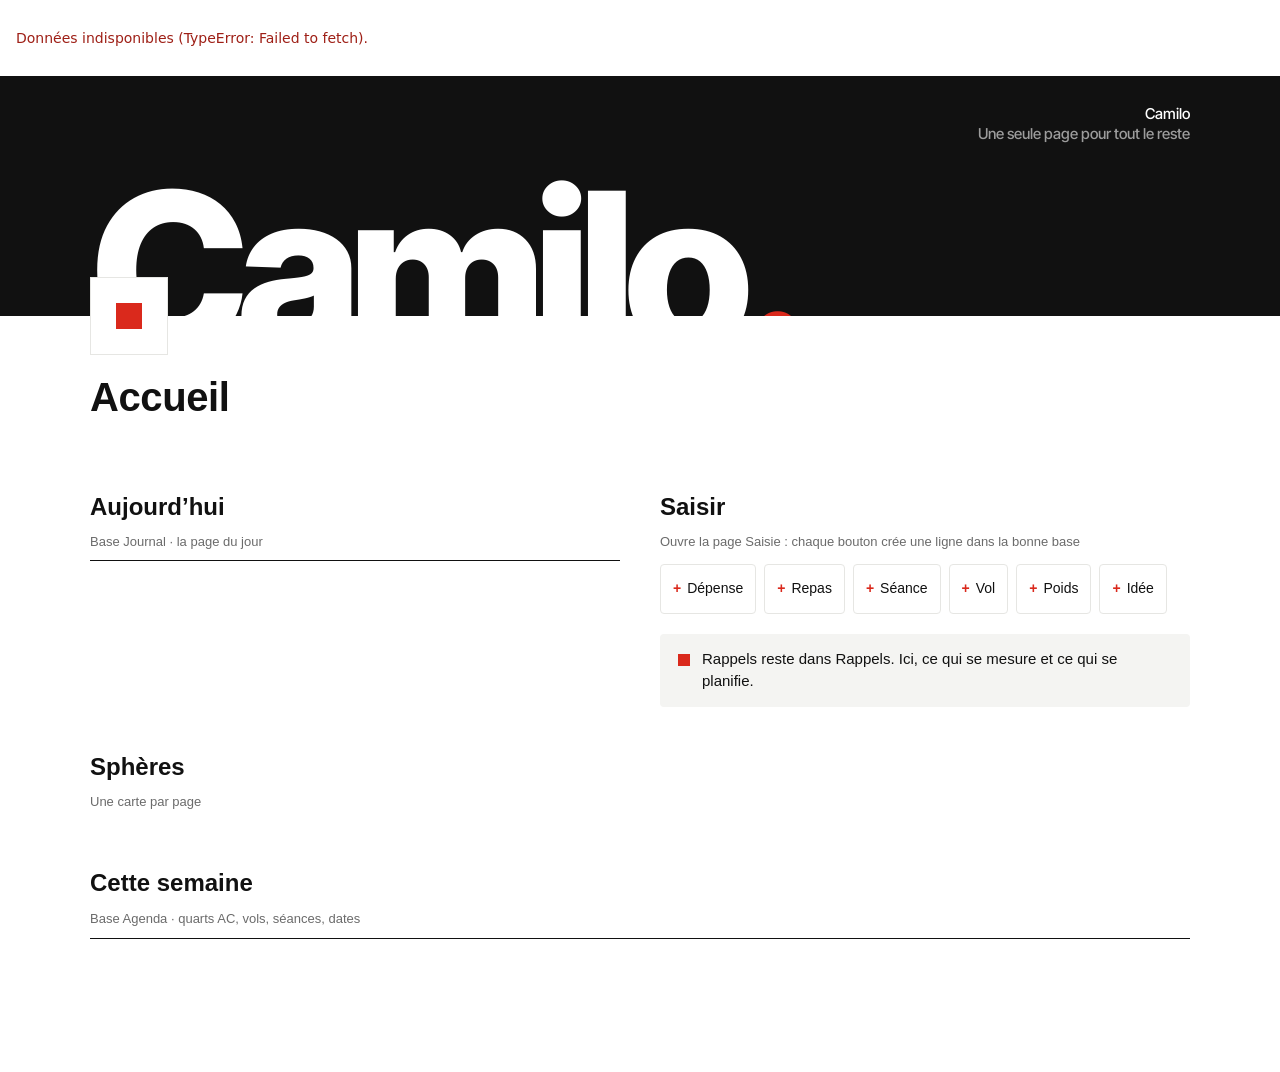
<file: accueil.html>
<!doctype html><html lang="fr"><head><meta charset="utf-8"><meta name="viewport" content="width=device-width, initial-scale=1"><title>Accueil</title><link href="https://fonts.googleapis.com/css2?family=Inter+Tight:wght@400;500;600;800&amp;display=swap" rel="stylesheet"><link rel="stylesheet" href="c.css"><script src="lib.js"></script></head><body class="p-accueil">
<div class="nt">
<main class="main">
<div class="cover" style="background: #111111; color: #FFFFFF">
<div class="lab">Camilo<br><span style="color: #9C9C9C">Une seule page pour tout le reste</span></div>
<div class="big">Camilo<span style="color: #DA291C">.</span></div>
</div>
<div class="page">
<div class="icon"><i></i></div>
<h1 class="t">Accueil</h1>
<div class="props" id="props"></div>
<div class="cols" style="margin-top: 28px" id="kpis"></div>
<div class="cols" style="margin-top: 36px; grid-template-columns: repeat(auto-fit, minmax(300px, 1fr)); gap: 40px">
<section>
<h2 style="margin-top: 0">Aujourd’hui</h2>
<div class="hint">Base Journal · la page du jour</div>
<div style="margin-top: 8px; border-top: 1px solid #111111" id="today"></div>
</section>
<section>
<h2 style="margin-top: 0">Saisir</h2>
<div class="hint">Ouvre la page Saisie : chaque bouton crée une ligne dans la bonne base</div>
<div style="display: flex; flex-wrap: wrap; gap: 8px; margin-top: 12px">
<a class="btn" target="_blank" rel="noopener" href="https://www.notion.so/4171ea2c4b2381379372cc949bd4548c"><b>+</b>Dépense</a>
<a class="btn" target="_blank" rel="noopener" href="https://www.notion.so/4171ea2c4b2381379372cc949bd4548c"><b>+</b>Repas</a>
<a class="btn" target="_blank" rel="noopener" href="https://www.notion.so/4171ea2c4b2381379372cc949bd4548c"><b>+</b>Séance</a>
<a class="btn" target="_blank" rel="noopener" href="https://www.notion.so/4171ea2c4b2381379372cc949bd4548c"><b>+</b>Vol</a>
<a class="btn" target="_blank" rel="noopener" href="https://www.notion.so/4171ea2c4b2381379372cc949bd4548c"><b>+</b>Poids</a>
<a class="btn" target="_blank" rel="noopener" href="https://www.notion.so/4171ea2c4b2381379372cc949bd4548c"><b>+</b>Idée</a>
</div>
<div class="co" style="margin-top: 20px"><span class="m"></span><div>Rappels reste dans Rappels. Ici, ce qui se mesure et ce qui se planifie.</div></div>
</section>
</div>
<h2>Sphères</h2>
<div class="hint">Une carte par page</div>
<div class="gal" id="gal"></div>
<h2>Cette semaine</h2>
<div class="hint">Base Agenda · quarts AC, vols, séances, dates</div>
<div class="scroll"><div class="week" id="week"></div></div>
<p class="hint" style="margin-top: 10px" id="weekHint"></p>
</div>
</main>
</div>
<script>
__run(function () {
const budget = rows("budget"), dettes = rows("dettes"), resume = rows("resume")[0] || {};
const reste = budget.reduce((s, b) => s + n0(b["Net mensuel"]), 0);
const paies = rows("paies").filter((p) => dt(p.Date) && days(p.Date) >= 0).sort((a, b) => dt(a.Date) - dt(b.Date));
const ex = rows("exigences").sort((a, b) => n0(a.Ordre) - n0(b.Ordre));
const tt = ex.find((e) => e.Champ === "Durée") || ex[0] || {};
const j = rows("journal").filter((x) => dt(x.Date)).sort((a, b) => dt(b.Date) - dt(a.Date));
const iso = TODAY.toISOString().slice(0, 10);
const today = j.find((x) => x.Date.start.slice(0, 10) === iso);
const week = j.filter((x) => days(x.Date) > -7 && days(x.Date) <= 0);
const hab = week.reduce((s, x) => s + n0(x.Habitudes), 0);
const kcal = today ? n0(today.kcal) : 0;
const next = paies[0];
set("props", `<span>Aujourd’hui <b>${JOURS[TODAY.getDay()].replace(".", "")} ${TODAY.getDate()} ${MOISL[TODAY.getMonth()]}</b></span>${today && today.Bloc ? `<span>Bloc <b>${esc(today.Bloc)}</b></span>` : ""}${next ? `<span>Prochaine paie <b>${dShort(next.Date)} · dans ${days(next.Date)} jours</b></span>` : ""}`);
set("kpis", `
<div class="kpi"><div class="k">Reste à assigner · par mois</div><div class="v"${reste !== 0 ? ' style="color: #DA291C"' : ""}>${cad(reste)}</div><div class="s">Budget à base zéro</div></div>
<div class="kpi"><div class="k">Heures de vol</div><div class="v">${fmt(tt.Fait)} / ${fmt(tt.Cible)} h</div>${barHtml(n0(tt.Fait) / (n0(tt.Cible) || 1), pct(n0(tt.Fait) / (n0(tt.Cible) || 1)))}</div>
<div class="kpi"><div class="k">Calories aujourd’hui</div><div class="v">${today && today.kcal != null ? fmt(kcal) + " kcal" : "— kcal"}</div>${barHtml(kcal / 2900, pct(kcal / 2900))}</div>
<div class="kpi"><div class="k">Habitudes · 7 jours</div><div class="v">${fmt(hab)} / ${week.length * 5 || 35}</div><div class="s">${week.length} jour${week.length > 1 ? "s" : ""} saisi${week.length > 1 ? "s" : ""}</div></div>`);
const H = ["Gym", "140 g de protéines", "30 min d'étude IFR", "Aucune dépense impulsive", "Couché avant 23 h"];
const extra = { "140 g de protéines": today ? `${fmt(today["Protéines (g)"])} / 140 g` : "", Gym: "" };
set("today", H.map((k) => {
const on = !!(today && today[k]);
return `<label class="chk"><input type="checkbox" disabled${on ? " checked" : ""}><span${on ? ' class="done"' : ""}>${esc(k.replace("'", "’"))}</span><span class="x">${extra[k] || ""}</span></label>`;
}).join("") + (today ? "" : `<p class="hint">Pas encore de page pour aujourd’hui dans le Journal.</p>`));
const cards = [
["01", "Finances", "Budget, dettes, projection", resume.Fin ? "Libre de dettes : " + dMonthYear(resume.Fin) : "", "4161ea2c4b2381c7af23ca2673897a0a"],
["02", "Pilotage", "CPL · IFR Groupe 1 · Cargair", bar(n0(tt.Fait) / (n0(tt.Cible) || 1)) + " " + fmt(tt.Fait) + " / " + fmt(tt.Cible) + " h", "4171ea2c4b2381e99257f8b73d94c041"],
["03", "Corps", "Gym, nutrition, habitudes", "Prise de masse" + (j.find((x) => x["Poids (lb)"]) ? " · " + fmt(j.find((x) => x["Poids (lb)"])["Poids (lb)"], 1) + " lb" : ""), "4171ea2c4b238123aef9c3068682a224"],
["04", "Horizons", "Condo au Québec · Suisse", "Condo : environ 2029", "4171ea2c4b2381b4b5ead1e864301cda"],
["05", "Vie", "Chloé, projets code, maison et auto, voyages, administratif", ((n) => n + (n > 1 ? " idées de dates en attente" : " idée de date en attente"))(rows("idees").filter((i) => i.Statut === "À faire").length), "4171ea2c4b238115bc35ed55f7f193fc"],
["06", "Système", "Bases, relations, formules", "Mode d’emploi", "4171ea2c4b2381d9ad7cc6d061696f15"],
];
set("gal", cards.map(([n, nm, ln, st, id]) => `<a class="card" target="_blank" rel="noopener" href="https://www.notion.so/${id}"><div class="cv"${n === "06" ? ' style="background: #111111"' : ""}><span>${n}</span></div><div class="bd"><div class="nm">${nm}</div><div class="ln">${esc(ln)}</div><span class="bar"${n === "06" ? ' style="color: #6B6B6B"' : ""}>${esc(st)}</span></div></a>`).join(""));
const ag = rows("agenda");
const mon = new Date(TODAY); mon.setDate(TODAY.getDate() - ((TODAY.getDay() + 6) % 7));
let w = "";
for (let i = 0; i < 7; i++) {
const d = new Date(mon); d.setDate(mon.getDate() + i);
const ds = d.toISOString().slice(0, 10);
const isT = ds === iso;
const evs = ag.filter((e) => e.Date && e.Date.start.slice(0, 10) <= ds && (e.Date.end || e.Date.start).slice(0, 10) >= ds);
const cls = (t) => (t === "Quart AC" ? "ink" : t === "Vol" || t === "Date" ? "red" : "");
w += `<div${isT ? ' class="today"' : ""}><div class="dn"><span>${JOURS[d.getDay()]}</span>${isT ? `<b>${d.getDate()}</b>` : `<span>${d.getDate()}</span>`}</div>${evs.map((e) => `<div class="ev ${cls(e.Type)}">${esc(e["Événement"] || e.Type)}</div>`).join("")}</div>`;
}
set("week", w);
set("weekHint", ag.length ? "" : "L’Agenda est vide pour l’instant : ajoute tes quarts et tes vols dans la base Agenda.");
});
</script>

</body></html>
</file>
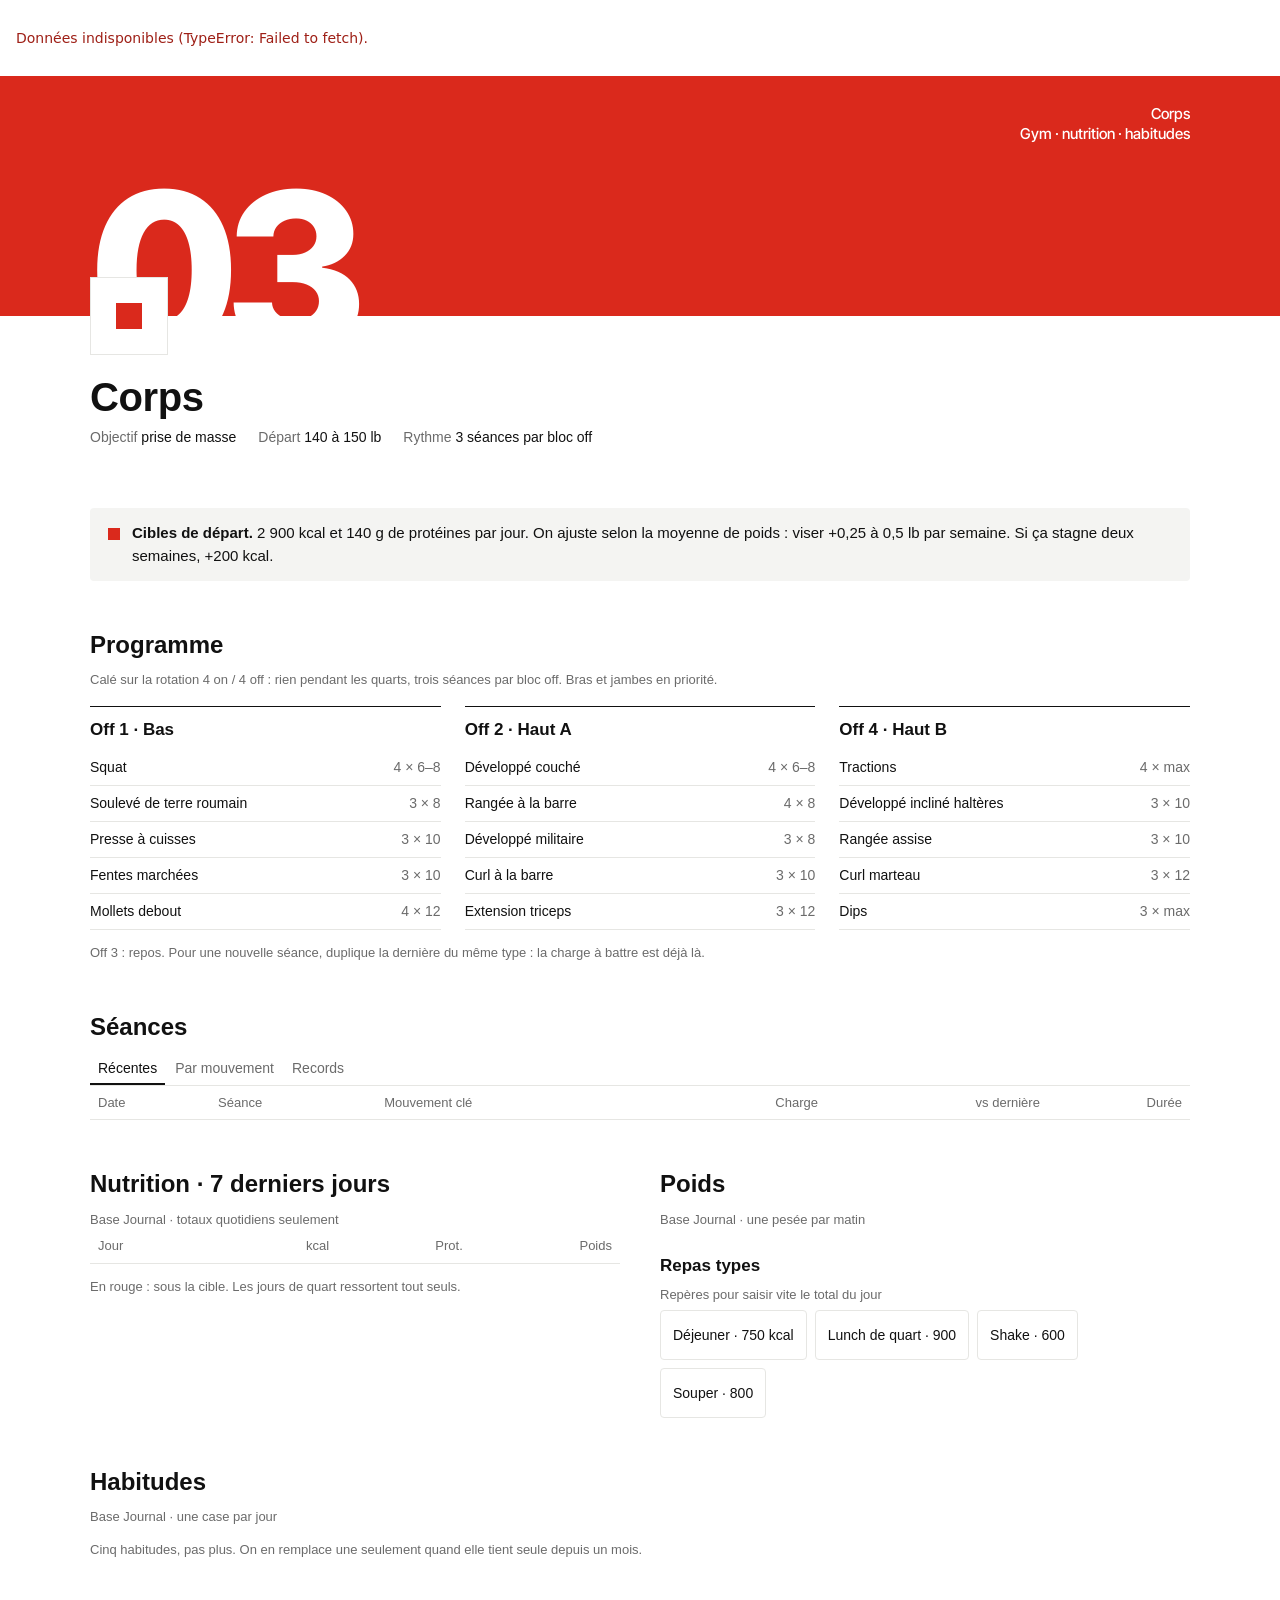
<file: corps.html>
<!doctype html><html lang="fr"><head><meta charset="utf-8"><meta name="viewport" content="width=device-width, initial-scale=1"><title>Corps</title><link href="https://fonts.googleapis.com/css2?family=Inter+Tight:wght@400;500;600;800&amp;display=swap" rel="stylesheet"><link rel="stylesheet" href="c.css"><script src="lib.js"></script></head><body class="p-corps">
<div class="nt">
<main class="main">
<div class="cover">
<div class="lab">Corps<br>Gym · nutrition · habitudes</div>
<div class="big">03</div>
</div>
<div class="page">
<div class="icon"><i></i></div>
<h1 class="t">Corps</h1>
<div class="props"><span>Objectif <b>prise de masse</b></span><span>Départ <b>140 à 150 lb</b></span><span>Rythme <b>3 séances par bloc off</b></span></div>
<div class="cols" style="margin-top: 28px" id="kpis"></div>
<div class="co" style="margin-top: 32px"><span class="m"></span><div><b>Cibles de départ.</b> 2 900 kcal et 140 g de protéines par jour. On ajuste selon la moyenne de poids : viser +0,25 à 0,5 lb par semaine. Si ça stagne deux semaines, +200 kcal.</div></div>
<h2>Programme</h2>
<div class="hint">Calé sur la rotation 4 on / 4 off : rien pendant les quarts, trois séances par bloc off. Bras et jambes en priorité.</div>
<div class="cols" style="grid-template-columns: repeat(auto-fit, minmax(260px, 1fr)); margin-top: 16px">
<div class="sess"><h3>Off 1 · Bas</h3><ol>
<li>Squat<span>4 × 6–8</span></li>
<li>Soulevé de terre roumain<span>3 × 8</span></li>
<li>Presse à cuisses<span>3 × 10</span></li>
<li>Fentes marchées<span>3 × 10</span></li>
<li>Mollets debout<span>4 × 12</span></li>
</ol></div>
<div class="sess"><h3>Off 2 · Haut A</h3><ol>
<li>Développé couché<span>4 × 6–8</span></li>
<li>Rangée à la barre<span>4 × 8</span></li>
<li>Développé militaire<span>3 × 8</span></li>
<li>Curl à la barre<span>3 × 10</span></li>
<li>Extension triceps<span>3 × 12</span></li>
</ol></div>
<div class="sess"><h3>Off 4 · Haut B</h3><ol>
<li>Tractions<span>4 × max</span></li>
<li>Développé incliné haltères<span>3 × 10</span></li>
<li>Rangée assise<span>3 × 10</span></li>
<li>Curl marteau<span>3 × 12</span></li>
<li>Dips<span>3 × max</span></li>
</ol></div>
</div>
<p class="hint">Off 3 : repos. Pour une nouvelle séance, duplique la dernière du même type : la charge à battre est déjà là.</p>
<h2>Séances</h2>
<div class="vh" style="margin: 0"><span class="on">Récentes</span><span>Par mouvement</span><span>Records</span></div>
<div class="scroll">
<table class="tb">
<thead><tr><th>Date</th><th>Séance</th><th>Mouvement clé</th><th class="r">Charge</th><th class="r">vs dernière</th><th class="r">Durée</th></tr></thead>
<tbody id="seances"></tbody>
</table>
</div>
<div class="cols" style="grid-template-columns: repeat(auto-fit, minmax(300px, 1fr)); gap: 40px">
<section>
<h2>Nutrition · 7 derniers jours</h2>
<div class="hint">Base Journal · totaux quotidiens seulement</div>
<div class="scroll">
<table class="tb" style="min-width: 320px">
<thead><tr><th>Jour</th><th class="r">kcal</th><th class="r">Prot.</th><th class="r">Poids</th></tr></thead>
<tbody id="nut"></tbody>
</table>
</div>
<p class="hint">En rouge : sous la cible. Les jours de quart ressortent tout seuls.</p>
</section>
<section>
<h2>Poids</h2>
<div class="hint">Base Journal · une pesée par matin</div>
<div id="chart" style="margin-top: 12px"></div>
<h3 style="margin-top: 24px">Repas types</h3>
<div class="hint" style="margin-bottom: 6px">Repères pour saisir vite le total du jour</div>
<div style="display: flex; flex-wrap: wrap; gap: 8px">
<span class="btn">Déjeuner · 750 kcal</span>
<span class="btn">Lunch de quart · 900</span>
<span class="btn">Shake · 600</span>
<span class="btn">Souper · 800</span>
</div>
</section>
</div>
<h2>Habitudes</h2>
<div class="hint" id="habHint">Base Journal · une case par jour</div>
<div class="scroll">
<table class="tb hb">
<thead id="habHead"></thead>
<tbody id="hab"></tbody>
</table>
</div>
<p class="hint">Cinq habitudes, pas plus. On en remplace une seulement quand elle tient seule depuis un mois.</p>
</div>
</main>
</div>
<script>
__run(function () {
const j = rows("journal").filter((x) => dt(x.Date)).sort((a, b) => dt(b.Date) - dt(a.Date));
const iso = TODAY.toISOString().slice(0, 10);
const today = j.find((x) => x.Date.start.slice(0, 10) === iso);
const w = j.filter((x) => num(x["Poids (lb)"]) !== null);
const w7 = w.filter((x) => days(x.Date) > -7);
const avg = (a) => (a.length ? a.reduce((s, x) => s + n0(x["Poids (lb)"]), 0) / a.length : null);
const a7 = avg(w7), aPrev = avg(w.filter((x) => days(x.Date) <= -7 && days(x.Date) > -14));
const se = rows("seances").filter((x) => dt(x.Date)).sort((a, b) => dt(b.Date) - dt(a.Date));
const bloc = se.filter((x) => days(x.Date) > -8).length;
const kc = today ? n0(today.kcal) : 0, pr = today ? n0(today["Protéines (g)"]) : 0;
set("kpis", `
<div class="kpi"><div class="k">Poids · moyenne 7 jours</div><div class="v">${a7 === null ? "— lb" : fmt(a7, 1) + " lb"}</div><div class="s">${a7 !== null && aPrev !== null ? (a7 - aPrev >= 0 ? "+" : "") + fmt(a7 - aPrev, 1) + " lb vs semaine passée" : "Pèse-toi chaque matin"}</div></div>
<div class="kpi"><div class="k">Calories aujourd’hui</div><div class="v">${fmt(kc)} / 2 900</div>${barHtml(kc / 2900, pct(kc / 2900))}</div>
<div class="kpi"><div class="k">Protéines aujourd’hui</div><div class="v">${fmt(pr)} / 140 g</div>${barHtml(pr / 140, pct(pr / 140))}</div>
<div class="kpi"><div class="k">Séances · 8 derniers jours</div><div class="v">${bloc} / 3</div><div class="s">${se[0] ? "Dernière : " + esc(se[0].Type || se[0]["Séance"]) + ", " + dShort(se[0].Date) : "Aucune séance encore"}</div></div>`);
set("seances", se.length ? se.slice(0, 6).map((s) => {
const c = num(s["Charge (lb)"]), p = num(s["Charge précédente (lb)"]);
const d = c !== null && p !== null ? c - p : null;
return `<tr><td>${dShort(s.Date)}</td><td>${esc(s.Type || s["Séance"])}</td><td>${esc(s["Mouvement clé"])}</td><td class="r">${c === null ? "—" : fmt(c) + " lb" + (s.Reps ? " × " + fmt(s.Reps) : "")}</td><td class="r"${d > 0 ? ' style="color: #DA291C"' : ""}>${d === null ? "—" : d === 0 ? "=" : (d > 0 ? "+" : "") + fmt(d) + " lb"}</td><td class="r">${num(s["Durée (min)"]) === null ? "—" : fmt(s["Durée (min)"]) + " min"}</td></tr>`;
}).join("") : `<tr><td colspan="6" class="hint">Aucune séance encore. Ajoute la première dans la base Séances ci-dessous.</td></tr>`);
const last7 = [];
for (let i = 0; i < 7; i++) { const d = new Date(TODAY); d.setDate(TODAY.getDate() - i); const ds = d.toISOString().slice(0, 10); last7.push({ d, r: j.find((x) => x.Date.start.slice(0, 10) === ds) }); }
set("nut", last7.map(({ d, r }) => {
const k = r ? num(r.kcal) : null, p = r ? num(r["Protéines (g)"]) : null, w = r ? num(r["Poids (lb)"]) : null;
return `<tr><td>${JOURS[d.getDay()]} ${d.getDate()}</td><td class="r"${k !== null && k < 2900 ? ' style="color: #DA291C"' : ""}>${k === null ? "—" : fmt(k)}</td><td class="r"${p !== null && p < 140 ? ' style="color: #DA291C"' : ""}>${p === null ? "—" : fmt(p)}</td><td class="r">${w === null ? "—" : fmt(w, 1)}</td></tr>`;
}).join(""));
const pts = w.filter((x) => days(x.Date) > -42).sort((a, b) => dt(a.Date) - dt(b.Date));
if (pts.length >= 2) {
const vs = pts.map((x) => n0(x["Poids (lb)"])), lo = Math.floor(Math.min(...vs)), hi = Math.ceil(Math.max(...vs)) || lo + 1;
const t0 = dt(pts[0].Date), t1 = dt(pts[pts.length - 1].Date), X = (x) => ((dt(x.Date) - t0) / Math.max(1, t1 - t0)) * 420, Y = (v) => 170 - ((v - lo) / Math.max(1, hi - lo)) * 140;
const L = pts[pts.length - 1];
set("chart", `<svg viewBox="0 0 440 200" role="img" aria-label="Courbe de poids" style="width: 100%">
<line x1="0" y1="170" x2="440" y2="170" stroke="#111"></line><line x1="0" y1="30" x2="440" y2="30" stroke="#E6E6E3"></line>
<polyline fill="none" stroke="#111" stroke-width="2" points="${pts.map((x) => X(x).toFixed(1) + "," + Y(n0(x["Poids (lb)"])).toFixed(1)).join(" ")}"></polyline>
<rect x="${X(L) - 4}" y="${Y(n0(L["Poids (lb)"])) - 4}" width="8" height="8" fill="#DA291C"></rect>
<text x="0" y="24" font-size="11" fill="#6B6B6B">${hi}</text><text x="0" y="164" font-size="11" fill="#6B6B6B">${lo}</text>
<text x="0" y="190" font-size="11" fill="#6B6B6B">${dShort(pts[0].Date)}</text><text x="440" y="190" font-size="11" fill="#6B6B6B" text-anchor="end">${dShort(L.Date)}</text>
</svg>`);
} else set("chart", `<svg viewBox="0 0 440 60" aria-hidden="true" style="width: 100%"><line x1="0" y1="40" x2="440" y2="40" stroke="#111"></line></svg><p class="hint">La courbe apparaît après deux pesées.</p>`);
const H = ["Gym", "140 g de protéines", "30 min d'étude IFR", "Aucune dépense impulsive", "Couché avant 23 h"];
const days7 = last7.slice().reverse();
set("habHint", `Base Journal · une case par jour · du ${days7[0].d.getDate()} ${MOIS[days7[0].d.getMonth()]} au ${days7[6].d.getDate()} ${MOIS[days7[6].d.getMonth()]}`);
set("habHead", `<tr><th>Habitude</th>${days7.map(({ d }) => `<th class="c">${JOURS[d.getDay()]}</th>`).join("")}<th class="r">Semaine</th></tr>`);
set("hab", H.map((h) => {
let n = 0;
const cells = days7.map(({ r }) => { const on = !!(r && r[h]); if (on) n++; return `<td class="c ${on ? "on1" : "off1"}">${on ? "■" : "□"}</td>`; }).join("");
return `<tr><td>${esc(h.replace("'", "’"))}</td>${cells}<td class="r">${n} / 7</td></tr>`;
}).join(""));
});
</script>

</body></html>
</file>
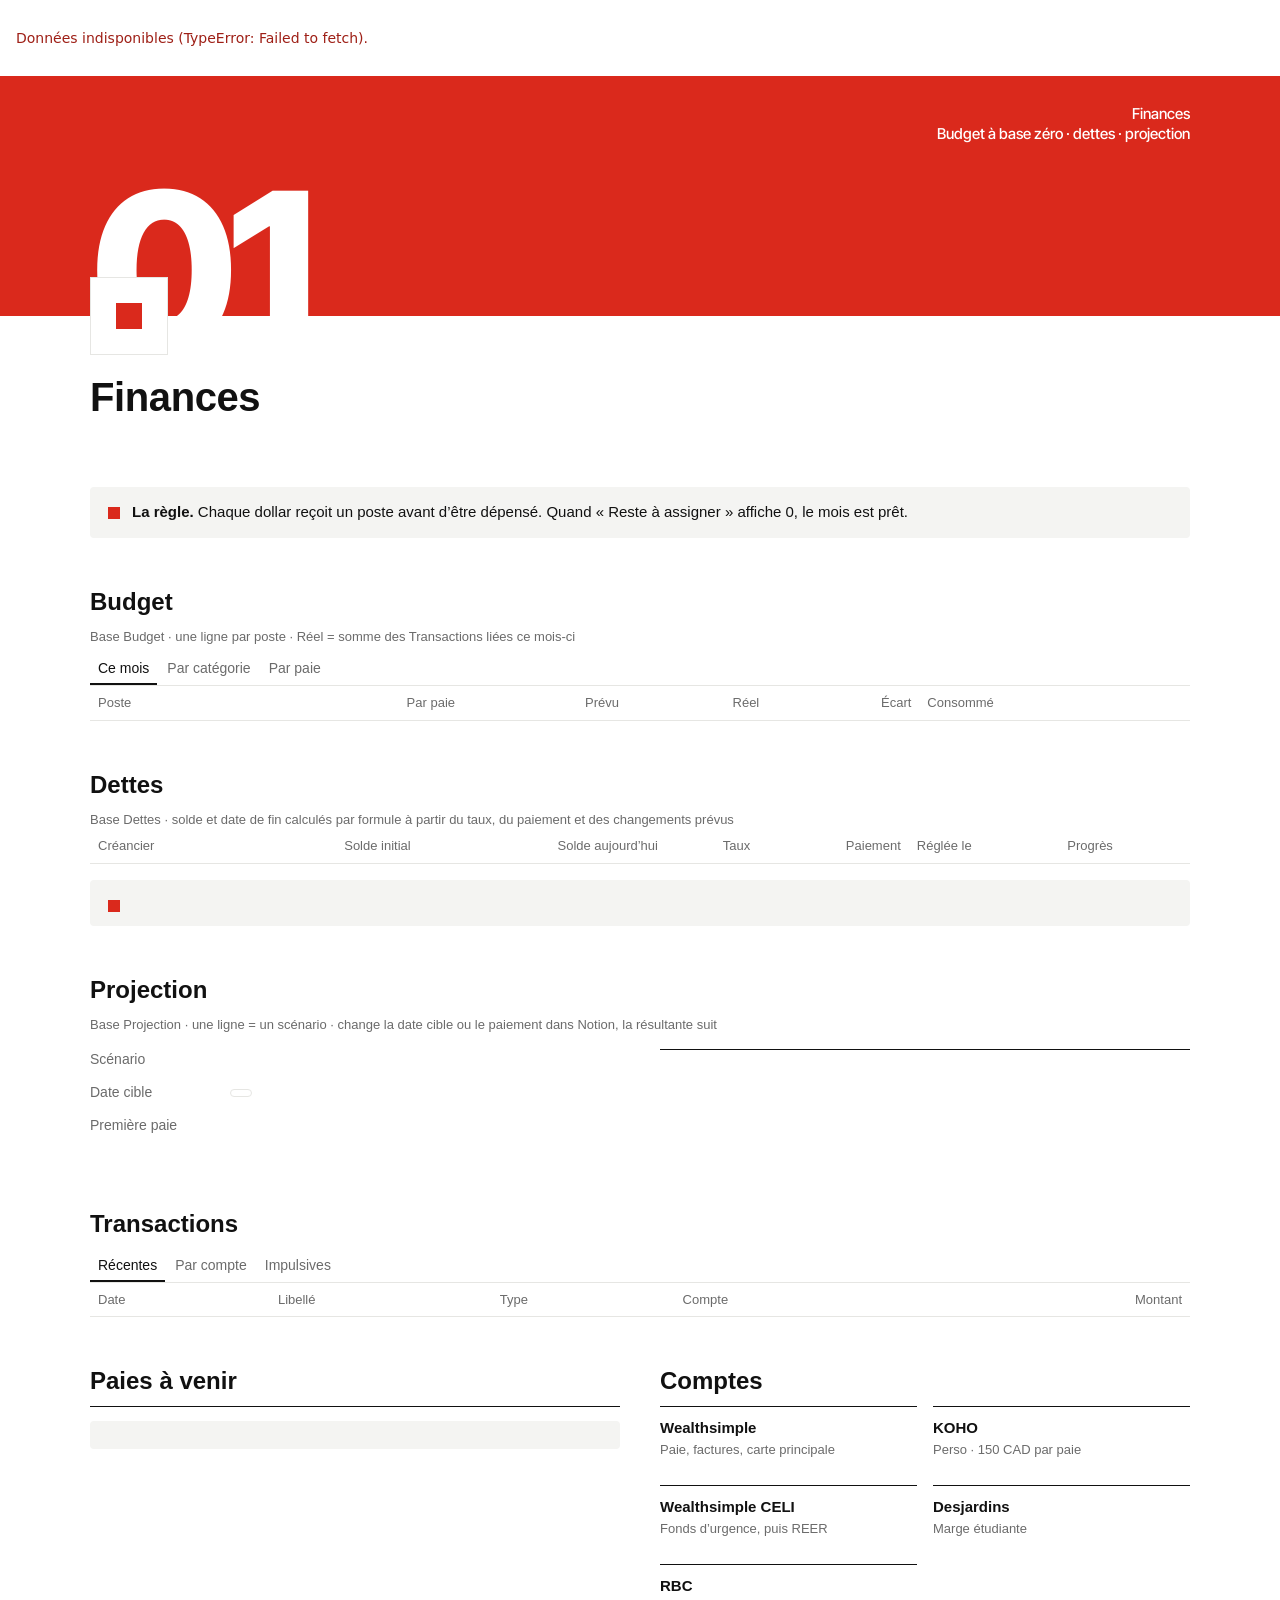
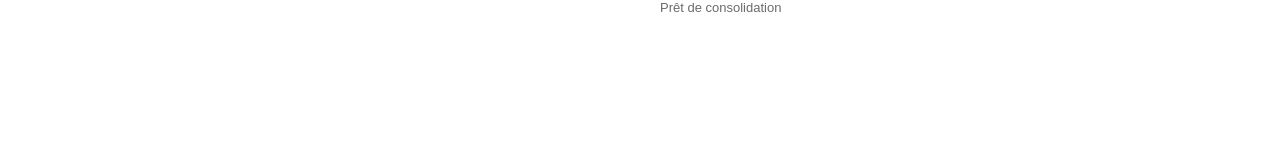
<file: finances.html>
<!doctype html><html lang="fr"><head><meta charset="utf-8"><meta name="viewport" content="width=device-width, initial-scale=1"><title>Finances</title><link href="https://fonts.googleapis.com/css2?family=Inter+Tight:wght@400;500;600;800&amp;display=swap" rel="stylesheet"><link rel="stylesheet" href="c.css"><script src="lib.js"></script></head><body class="p-finances">
<div class="nt">
<main class="main">
<div class="cover">
<div class="lab">Finances<br>Budget à base zéro · dettes · projection</div>
<div class="big">01</div>
</div>
<div class="page">
<div class="icon"><i></i></div>
<h1 class="t">Finances</h1>
<div class="props" id="props"></div>
<div class="cols" style="margin-top: 28px" id="kpis"></div>
<div class="co" style="margin-top: 32px"><span class="m"></span><div><b>La règle.</b> Chaque dollar reçoit un poste avant d’être dépensé. Quand « Reste à assigner » affiche 0, le mois est prêt.</div></div>
<h2 id="budgetTitle">Budget</h2>
<div class="hint">Base Budget · une ligne par poste · Réel = somme des Transactions liées ce mois-ci</div>
<div class="vh"><span class="on">Ce mois</span><span>Par catégorie</span><span>Par paie</span></div>
<div class="scroll">
<table class="tb">
<thead><tr><th>Poste</th><th class="r">Par paie</th><th class="r">Prévu</th><th class="r">Réel</th><th class="r">Écart</th><th>Consommé</th></tr></thead>
<tbody id="budget"></tbody>
</table>
</div>
<h2>Dettes</h2>
<div class="hint">Base Dettes · solde et date de fin calculés par formule à partir du taux, du paiement et des changements prévus</div>
<div class="scroll">
<table class="tb">
<thead><tr><th>Créancier</th><th class="r">Solde initial</th><th class="r">Solde aujourd’hui</th><th class="r">Taux</th><th class="r">Paiement</th><th>Réglée le</th><th>Progrès</th></tr></thead>
<tbody id="dettes"></tbody>
</table>
</div>
<div class="co" style="margin-top: 16px"><span class="m"></span><div id="jalonsDette"></div></div>
<h2>Projection</h2>
<div class="hint">Base Projection · une ligne = un scénario · change la date cible ou le paiement dans Notion, la résultante suit</div>
<div class="cols" style="grid-template-columns: repeat(auto-fit, minmax(300px, 1fr)); gap: 40px; margin-top: 14px">
<div>
<div style="display: grid; grid-template-columns: 140px 1fr; row-gap: 12px; align-items: center; font-size: 14px">
<span style="color: #6B6B6B">Scénario</span><span style="display: flex; gap: 6px; flex-wrap: wrap" id="scen"></span>
<span style="color: #6B6B6B">Date cible</span><span><span class="pill" id="pDate"></span></span>
<span style="color: #6B6B6B">Première paie</span><span id="pFirst"></span>
</div>
<div id="chart" style="margin-top: 24px"></div>
</div>
<div class="res" id="pRes"></div>
</div>
<h2>Transactions</h2>
<div class="vh" style="margin: 0"><span class="on">Récentes</span><span>Par compte</span><span>Impulsives</span></div>
<div class="scroll">
<table class="tb">
<thead><tr><th>Date</th><th>Libellé</th><th>Type</th><th>Compte</th><th class="r">Montant</th></tr></thead>
<tbody id="tx"></tbody>
</table>
</div>
<div class="cols" style="grid-template-columns: repeat(auto-fit, minmax(300px, 1fr)); gap: 40px">
<section>
<h2>Paies à venir</h2>
<div class="res" id="paies"></div>
<div class="co" style="margin-top: 14px" id="trois"></div>
</section>
<section>
<h2>Comptes</h2>
<div class="cols" style="grid-template-columns: repeat(2, minmax(0, 1fr)); gap: 16px">
<div class="acc"><div class="nm">Wealthsimple</div><div class="ln">Paie, factures, carte principale</div></div>
<div class="acc"><div class="nm">KOHO</div><div class="ln">Perso · 150 CAD par paie</div></div>
<div class="acc"><div class="nm">Wealthsimple CELI</div><div class="ln">Fonds d’urgence, puis REER</div></div>
<div class="acc"><div class="nm">Desjardins</div><div class="ln">Marge étudiante</div></div>
<div class="acc"><div class="nm">RBC</div><div class="ln">Prêt de consolidation</div></div>
</div>
</section>
</div>
</div>
</main>
</div>
<script>
__run(function () {
const budget = rows("budget");
const dettes = rows("dettes");
const paies = rows("paies").filter((p) => dt(p.Date) && days(p.Date) >= 0).sort((a, b) => dt(a.Date) - dt(b.Date));
const resume = rows("resume")[0] || {};
const cats = rows("categories").sort((a, b) => n0(a.Ordre) - n0(b.Ordre));
const reste = budget.reduce((s, b) => s + n0(b["Net mensuel"]), 0);
const parPaie = (budget.find((b) => b["Catégorie"] === "Revenu") || {})["Aux 2 semaines"];
set("props", `<span>Paie <b>aux 14 jours · ${cad(parPaie)} net</b></span><span>Compte principal <b>Wealthsimple</b></span><span>Perso <b>KOHO</b></span>`);
const next = paies[0];
const finDettes = dettes.filter((d) => d["Réglé le"]).sort((a, b) => dt(a["Réglé le"]) - dt(b["Réglé le"]));
set("kpis", `
<div class="kpi"><div class="k">Reste à assigner · par mois</div><div class="v"${reste !== 0 ? ' style="color: #DA291C"' : ""}>${cad(reste)}</div><div class="s">${reste === 0 ? "Chaque dollar a son poste" : "Somme du Net mensuel du Budget"}</div></div>
<div class="kpi"><div class="k">Dettes totales · ${dShort(TODAY.toISOString())}</div><div class="v">${cad(resume.Somme ?? dettes.reduce((s, d) => s + n0(d["Solde aujourd'hui"]), 0))}</div><div class="s">${dettes.map((d) => esc(d.Dette.replace(/^(Prêt|Marge) /, "")) + " " + fmt(d["Solde aujourd'hui"])).join(" · ")}</div></div>
<div class="kpi"><div class="k">Prochaine paie</div><div class="v">${next ? dShort(next.Date) : "—"}</div><div class="s">${next ? "Dans " + days(next.Date) + " jours" + (paies[1] ? " · puis " + dShort(paies[1].Date) : "") : ""}</div></div>
<div class="kpi"><div class="k">Libre de dettes</div><div class="v">${resume.Fin ? dMonthYear(resume.Fin) : "—"}</div><div class="s">${finDettes.slice(0, 2).map((d) => esc(d.Dette.replace(/^(Prêt|Marge) /, "")) + " " + dShort(d["Réglé le"]).replace(/^\d+ /, "") + " " + dt(d["Réglé le"]).getFullYear()).join(" · ")}</div></div>`);
set("budgetTitle", "Budget · " + MOISL[TODAY.getMonth()] + " " + TODAY.getFullYear());
let h = "";
for (const c of cats) {
const items = budget.filter((b) => b["Catégorie"] === c.Type);
if (!items.length) continue;
const isRev = c.Type === "Revenu";
const prevu = items.reduce((s, b) => s + n0(b.Mensuel), 0);
const reel = items.reduce((s, b) => s + Math.abs(n0(b["Réel ce mois"])), 0);
h += `<tr class="g"><td>${esc(c["Catégorie"])}</td><td class="r">${fmt(c["Total paie"])}</td><td class="r">${fmt(prevu)}</td><td class="r">${fmt(reel)}</td><td class="r">${isRev ? "" : fmt(prevu - reel)}</td><td></td></tr>`;
for (const b of items.sort((a, z) => n0(z.Mensuel) - n0(a.Mensuel))) {
const r = Math.abs(n0(b["Réel ce mois"]));
const p = n0(b.Mensuel) ? r / n0(b.Mensuel) : 0;
h += `<tr><td>${esc(b.Poste)}</td><td class="r">${fmt(b["Aux 2 semaines"])}</td><td class="r">${fmt(b.Mensuel)}</td><td class="r">${fmt(r)}</td><td class="r">${isRev ? "" : fmt(n0(b.Mensuel) - r)}</td><td>${barHtml(p, pct(p), 10)}</td></tr>`;
}
}
h += `<tr class="t"><td>Reste à assigner</td><td></td><td class="r" style="color: #DA291C">${fmt(reste)}</td><td></td><td></td><td></td></tr>`;
set("budget", h);
let tot = 0, tot0 = 0;
set("dettes", dettes.sort((a, b) => dt(a["Réglé le"]) - dt(b["Réglé le"])).map((d) => {
const s0 = n0(d.Solde), s = n0(d["Solde aujourd'hui"]);
tot += s; tot0 += s0;
const p = s0 ? 1 - s / s0 : 0;
const per = n0(d["Périodes par an"]) === 26 ? " / paie" : " / mois";
return `<tr><td><b>${esc(d.Dette)}</b></td><td class="r">${fmt(s0)}</td><td class="r">${fmt(s)}</td><td class="r">${fmt(n0(d.Taux) * 100, 1)} %</td><td class="r">${fmt(d["Paiement effectif"])}${per}</td><td>${dLong(d["Réglé le"])}</td><td>${barHtml(p, pct(p), 10)}</td></tr>`;
}).join("") + `<tr class="t"><td>Total</td><td class="r">${fmt(tot0)}</td><td class="r">${fmt(tot)}</td><td></td><td></td><td>${resume.Fin ? dLong(resume.Fin) : ""}</td><td></td></tr>`);
set("jalonsDette", finDettes.map((d) => `<b>${esc(d.Dette)}</b> réglé le ${dLong(d["Réglé le"])}`).join(" · ") + (resume.Fin ? `. <b>Libre de dettes le ${dLong(resume.Fin)}.</b>` : ""));
const sc = rows("projection").sort((a, b) => String(a["Scénario"]).localeCompare(String(b["Scénario"]), "fr"));
let cur = 0;
function drawProj() {
const p = sc[cur];
if (!p) { set("pRes", '<p class="hint">Aucun scénario.</p>'); return; }
set("scen", sc.map((s, i) => `<button class="btn${i === cur ? " on" : ""}" type="button" data-i="${i}">${esc(s["Scénario"])}</button>`).join(""));
document.querySelectorAll("#scen button").forEach((b) => (b.onclick = () => { cur = +b.dataset.i; drawProj(); }));
set("pDate", dLong(p["Date cible"]));
set("pFirst", dLong(p["Première paie"]));
set("pRes", `
<div><span>Paies d’ici la date</span><span>${fmt(p["Paies d'ici la date"])}</span></div>
<div><span>Paiement par paie</span><span>${cad(p["Paiement par paie"])}</span></div>
<div><span>Versé d’ici la date</span><span>${cad(p["Versé d'ici la date"])}</span></div>
<div><span>Dont intérêts</span><span>${cad(p["Dont intérêts"])}</span></div>
<div><span>Réglé le</span><span>${dLong(p["Réglé le"])}</span></div>
<div class="big"><span>Restant à la date</span><span style="color: #DA291C">${cad(p["Restant à la date"])}</span></div>
<p class="hint" style="margin: 10px 0 0">Formule : solde × (1 + t)^n − paiement × ((1 + t)^n − 1) / t, avec t = taux / 26.</p>`);
const t = n0(p.Taux) / 26, P = n0(p["Paiement par paie"]);
let b = n0(p.Solde); const pts = [b];
for (let i = 0; i < 400 && b > 0; i++) { b = b * (1 + t) - P; pts.push(Math.max(0, b)); }
const n = pts.length - 1, W = 460, X = (i) => (i / Math.max(n, 1)) * W, Y = (v) => 20 + (1 - v / pts[0]) * 140;
const nc = n0(p["Paies d'ici la date"]), xc = X(Math.min(nc, n));
const d1 = dt(p["Première paie"]);
const end = d1 ? new Date(d1.getTime() + n * 14 * 864e5) : null;
set("chart", `<svg viewBox="0 0 ${W} 190" role="img" aria-label="Solde projeté du scénario ${esc(p["Scénario"])}" style="width: 100%">
<line x1="0" y1="160" x2="${W}" y2="160" stroke="#111"></line>
<line x1="0" y1="20" x2="${W}" y2="20" stroke="#E6E6E3"></line>
<line x1="0" y1="90" x2="${W}" y2="90" stroke="#E6E6E3"></line>
<polyline fill="none" stroke="#111" stroke-width="2" points="${pts.map((v, i) => X(i).toFixed(1) + "," + Y(v).toFixed(1)).join(" ")}"></polyline>
${nc <= n ? `<line x1="${xc}" y1="10" x2="${xc}" y2="160" stroke="#DA291C" stroke-width="1.5" stroke-dasharray="3 3"></line><rect x="${xc - 4}" y="${Y(pts[Math.min(nc, n)]) - 4}" width="8" height="8" fill="#DA291C"></rect><text x="${Math.max(xc - 4, 60)}" y="12" font-size="11" fill="#DA291C" text-anchor="end">${dShort(p["Date cible"])} ${dt(p["Date cible"]).getFullYear()}</text>` : ""}
<text x="0" y="180" font-size="11" fill="#6B6B6B">${d1 ? MOIS[d1.getMonth()] + " " + d1.getFullYear() : ""}</text>
<text x="${W}" y="180" font-size="11" fill="#6B6B6B" text-anchor="end">${end ? MOIS[end.getMonth()] + " " + end.getFullYear() : ""}</text>
<text x="4" y="14" font-size="11" fill="#6B6B6B">${fmt(pts[0])}</text>
</svg>`);
}
drawProj();
const tx = rows("transactions").filter((x) => dt(x.Date)).sort((a, b) => dt(b.Date) - dt(a.Date)).slice(0, 8);
set("tx", tx.length ? tx.map((x) => `<tr><td>${dShort(x.Date)}</td><td>${esc(x["Libellé"])}${x.Impulsive ? ' <span class="tag red">impulsive</span>' : ""}</td><td>${tag(x.Type, x.Type === "Revenu" ? "ink" : "")}</td><td>${esc(x.Compte)}</td><td class="r">${n0(x.Montant) > 0 ? "+" : ""}${fmt(x.Montant, 2)}</td></tr>`).join("") : `<tr><td colspan="5" class="hint">Aucune transaction.</td></tr>`);
set("paies", paies.slice(0, 4).map((p) => `<div><span>${JOURS[dt(p.Date).getDay()].replace(".", "")}. ${dLong(p.Date)}${p["3e paie du mois"] ? ' <span class="tag red">3e paie</span>' : ""}</span><span>${fmt(p.Montant)}</span></div>`).join(""));
const t3 = paies.find((p) => p["3e paie du mois"]);
set("trois", t3 ? `<span class="m"></span><div>${MOISL[dt(t3.Date).getMonth()][0].toUpperCase() + MOISL[dt(t3.Date).getMonth()].slice(1)} ${dt(t3.Date).getFullYear()} a 3 paies (la 3e le ${dShort(t3.Date)}). Suggestion : la 3e au complet sur la dette.</div>` : "");
if (!t3) $("trois").style.display = "none";
});
</script>
</body></html>
</file>
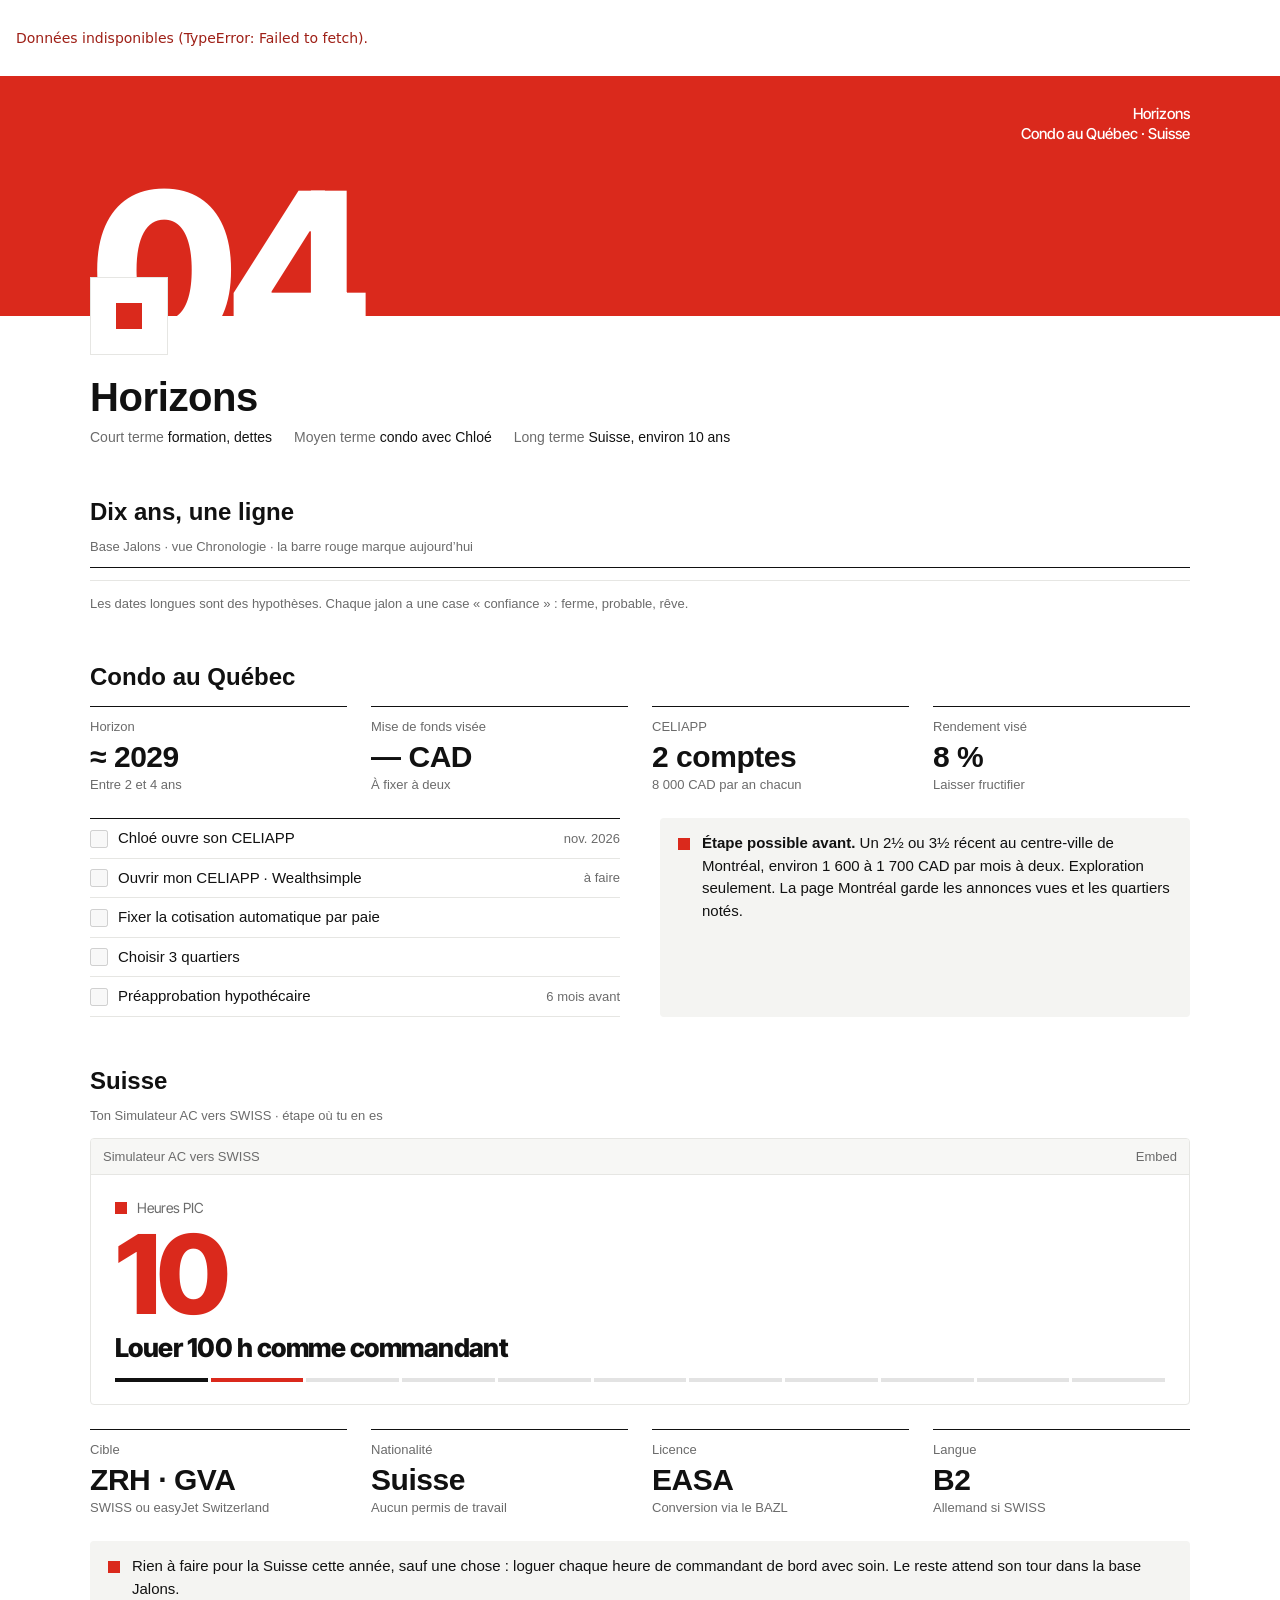
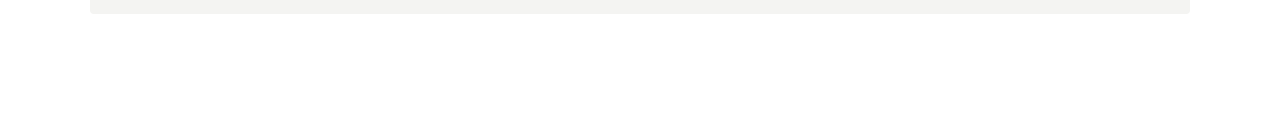
<file: horizons.html>
<!doctype html><html lang="fr"><head><meta charset="utf-8"><meta name="viewport" content="width=device-width, initial-scale=1"><title>Horizons</title><link href="https://fonts.googleapis.com/css2?family=Inter+Tight:wght@400;500;600;800&amp;display=swap" rel="stylesheet"><link rel="stylesheet" href="c.css"><script src="lib.js"></script></head><body class="p-horizons">
<div class="nt">
<main class="main">
<div class="cover">
<div class="lab">Horizons<br>Condo au Québec · Suisse</div>
<div class="big">04</div>
</div>
<div class="page">
<div class="icon"><i></i></div>
<h1 class="t">Horizons</h1>
<div class="props"><span>Court terme <b>formation, dettes</b></span><span>Moyen terme <b>condo avec Chloé</b></span><span>Long terme <b>Suisse, environ 10 ans</b></span></div>
<h2>Dix ans, une ligne</h2>
<div class="hint">Base Jalons · vue Chronologie · la barre rouge marque aujourd’hui</div>
<div class="scroll">
<div class="tl">
<div class="ax"><div></div><div class="yrs" id="yrs"></div></div>
<div id="tl"></div>
</div>
</div>
<p class="hint">Les dates longues sont des hypothèses. Chaque jalon a une case « confiance » : ferme, probable, rêve.</p>
<h2>Condo au Québec</h2>
<div class="cols" style="margin-top: 14px">
<div class="kpi"><div class="k">Horizon</div><div class="v">≈ 2029</div><div class="s">Entre 2 et 4 ans</div></div>
<div class="kpi"><div class="k">Mise de fonds visée</div><div class="v">— CAD</div><div class="s">À fixer à deux</div></div>
<div class="kpi"><div class="k">CELIAPP</div><div class="v">2 comptes</div><div class="s">8 000 CAD par an chacun</div></div>
<div class="kpi"><div class="k">Rendement visé</div><div class="v">8 %</div><div class="s">Laisser fructifier</div></div>
</div>
<div class="cols" style="grid-template-columns: repeat(auto-fit, minmax(300px, 1fr)); gap: 40px; margin-top: 24px">
<div style="border-top: 1px solid #111111">
<label class="chk"><input type="checkbox" disabled><span>Chloé ouvre son CELIAPP</span><span class="x">nov. 2026</span></label>
<label class="chk"><input type="checkbox" disabled><span>Ouvrir mon CELIAPP · Wealthsimple</span><span class="x">à faire</span></label>
<label class="chk"><input type="checkbox" disabled><span>Fixer la cotisation automatique par paie</span><span class="x"></span></label>
<label class="chk"><input type="checkbox" disabled><span>Choisir 3 quartiers</span><span class="x"></span></label>
<label class="chk"><input type="checkbox" disabled><span>Préapprobation hypothécaire</span><span class="x">6 mois avant</span></label>
</div>
<div class="co"><span class="m"></span><div><b>Étape possible avant.</b> Un 2½ ou 3½ récent au centre-ville de Montréal, environ 1 600 à 1 700 CAD par mois à deux. Exploration seulement. La page Montréal garde les annonces vues et les quartiers notés.</div></div>
</div>
<h2>Suisse</h2>
<div class="hint">Ton Simulateur AC vers SWISS · étape où tu en es</div>
<div class="emb">
<div class="bar"><span>Simulateur AC vers SWISS</span><span>Embed</span></div>
<div class="sim">
<div class="ph"><b></b>Heures PIC</div>
<div class="n">10</div>
<div class="ti">Louer 100 h comme commandant</div>
<div class="seg" aria-hidden="true"><i class="on"></i><i class="cur"></i><i></i><i></i><i></i><i></i><i></i><i></i><i></i><i></i><i></i></div>
</div>
</div>
<div class="cols" style="margin-top: 24px">
<div class="kpi"><div class="k">Cible</div><div class="v">ZRH · GVA</div><div class="s">SWISS ou easyJet Switzerland</div></div>
<div class="kpi"><div class="k">Nationalité</div><div class="v">Suisse</div><div class="s">Aucun permis de travail</div></div>
<div class="kpi"><div class="k">Licence</div><div class="v">EASA</div><div class="s">Conversion via le BAZL</div></div>
<div class="kpi"><div class="k">Langue</div><div class="v">B2</div><div class="s">Allemand si SWISS</div></div>
</div>
<div class="co" style="margin-top: 24px"><span class="m"></span><div>Rien à faire pour la Suisse cette année, sauf une chose : loguer chaque heure de commandant de bord avec soin. Le reste attend son tour dans la base Jalons.</div></div>
</div>
</main>
</div>
<script>
__run(function () {
const Y0 = new Date("2026-01-01T00:00:00"), Y1 = new Date("2037-01-01T00:00:00"), span = Y1 - Y0;
const P = (d) => Math.max(0, Math.min(100, ((d - Y0) / span) * 100));
let y = ""; for (let i = 2026; i <= 2036; i++) y += `<span>${i}</span>`; set("yrs", y);
const now = P(TODAY);
const js = rows("jalons").sort((a, b) => n0(a.Ordre) - n0(b.Ordre));
set("tl", js.map((j) => {
const s = dt(j["Période"]); if (!s) return "";
const e = j["Période"].end ? dt({ start: j["Période"].end }) : s;
const l = P(s), w = Math.max(0.8, P(e) - l);
const red = (j.Sphère || []).includes("Suisse") && j.Horizon === "Long terme" || l <= now && P(e) >= now;
const sub = [j["Détail"] && j["Détail"].length < 40 ? j["Détail"] : "", j.Confiance].filter(Boolean).join(" · ");
return `<div class="row"><div class="lb">${esc(j.Jalon)}${j.Fait ? " ✓" : ""}<span>${esc(sub)}</span></div><div class="track"><i${red ? ' class="red"' : ""} style="left: ${l.toFixed(2)}%; width: ${w.toFixed(2)}%"></i><b style="left: ${now.toFixed(2)}%"></b></div></div>`;
}).join(""));
});
</script>

</body></html>
</file>
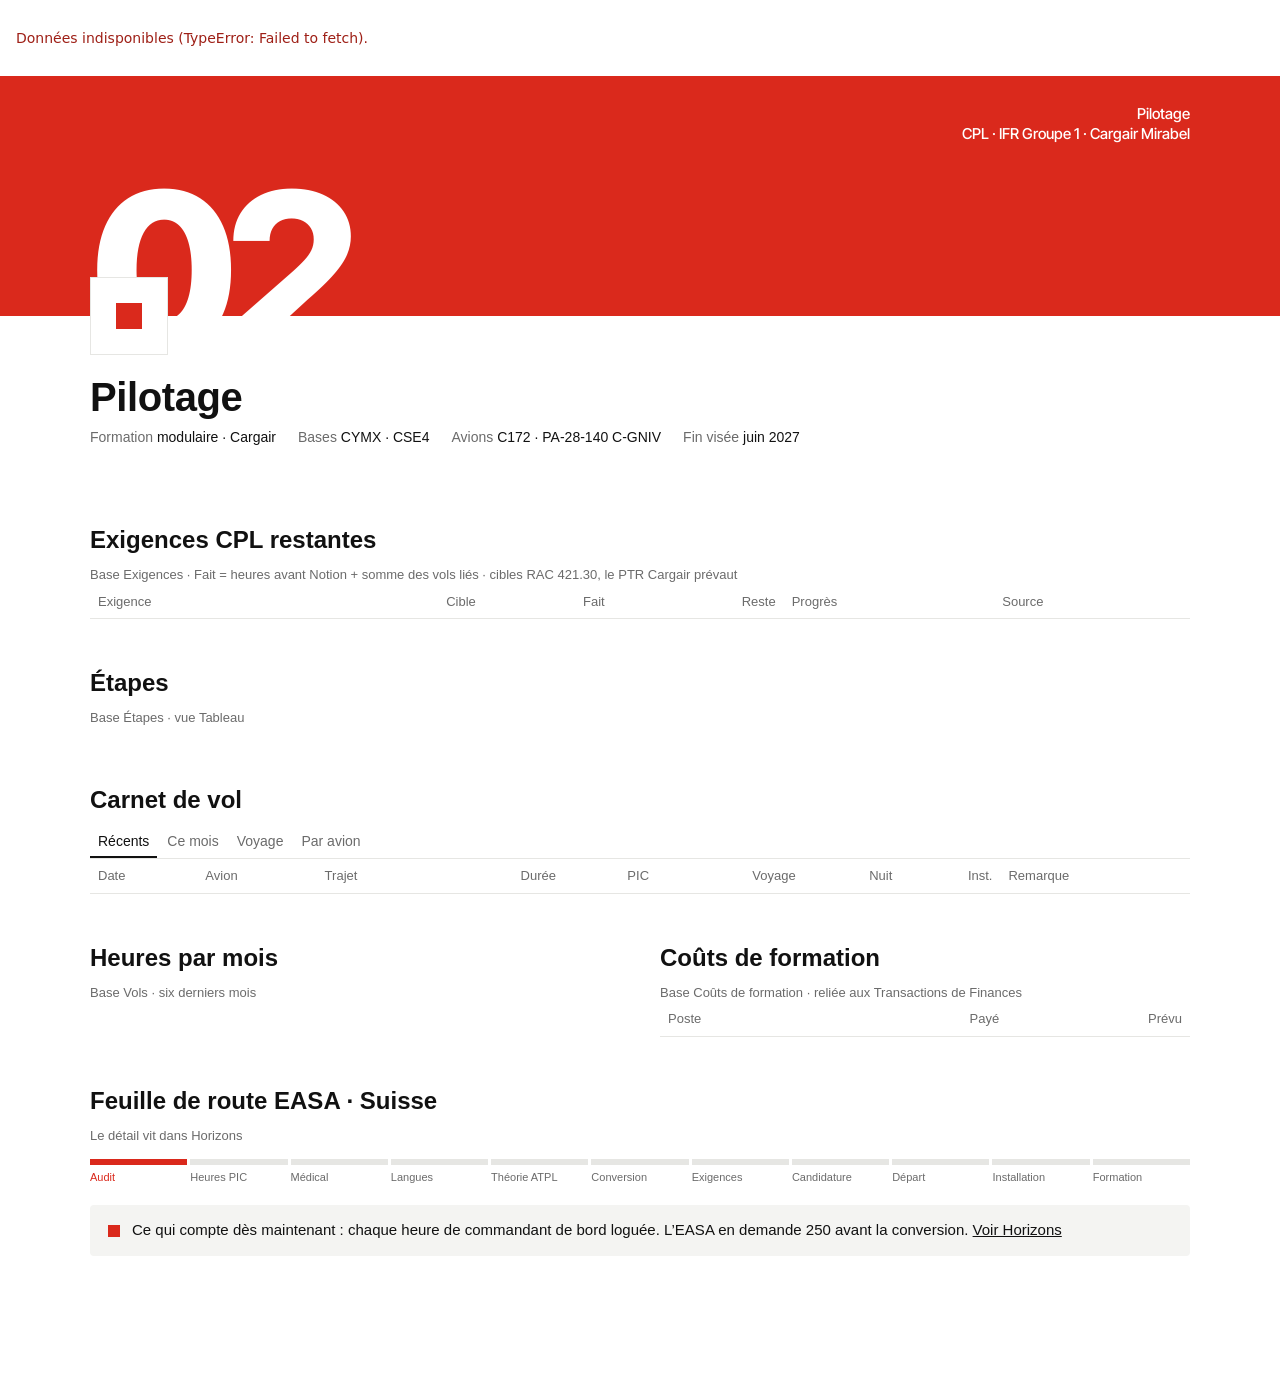
<file: pilotage.html>
<!doctype html><html lang="fr"><head><meta charset="utf-8"><meta name="viewport" content="width=device-width, initial-scale=1"><title>Pilotage</title><link href="https://fonts.googleapis.com/css2?family=Inter+Tight:wght@400;500;600;800&amp;display=swap" rel="stylesheet"><link rel="stylesheet" href="c.css"><script src="lib.js"></script></head><body class="p-pilotage">
<div class="nt">
<main class="main">
<div class="cover">
<div class="lab">Pilotage<br>CPL · IFR Groupe 1 · Cargair Mirabel</div>
<div class="big">02</div>
</div>
<div class="page">
<div class="icon"><i></i></div>
<h1 class="t">Pilotage</h1>
<div class="props"><span>Formation <b>modulaire · Cargair</b></span><span>Bases <b>CYMX · CSE4</b></span><span>Avions <b>C172 · PA-28-140 C-GNIV</b></span><span>Fin visée <b id="finProp">juin 2027</b></span></div>
<div class="cols" style="margin-top: 28px" id="kpis"></div>
<h2>Exigences CPL restantes</h2>
<div class="hint">Base Exigences · Fait = heures avant Notion + somme des vols liés · cibles RAC 421.30, le PTR Cargair prévaut</div>
<div class="scroll">
<table class="tb">
<thead><tr><th>Exigence</th><th class="r">Cible</th><th class="r">Fait</th><th class="r">Reste</th><th>Progrès</th><th>Source</th></tr></thead>
<tbody id="ex"></tbody>
</table>
</div>
<p class="hint" id="exHint"></p>
<h2>Étapes</h2>
<div class="hint">Base Étapes · vue Tableau</div>
<div class="scroll" style="margin-top: 8px"><div class="board" id="board"></div></div>
<h2>Carnet de vol</h2>
<div class="vh" style="margin: 0"><span class="on">Récents</span><span>Ce mois</span><span>Voyage</span><span>Par avion</span></div>
<div class="scroll">
<table class="tb">
<thead><tr><th>Date</th><th>Avion</th><th>Trajet</th><th class="r">Durée</th><th class="r">PIC</th><th class="r">Voyage</th><th class="r">Nuit</th><th class="r">Inst.</th><th>Remarque</th></tr></thead>
<tbody id="vols"></tbody>
</table>
</div>
<div class="cols" style="grid-template-columns: repeat(auto-fit, minmax(300px, 1fr)); gap: 40px">
<section>
<h2>Heures par mois</h2>
<div class="hint">Base Vols · six derniers mois</div>
<div id="chart" style="margin-top: 12px"></div>
</section>
<section>
<h2>Coûts de formation</h2>
<div class="hint">Base Coûts de formation · reliée aux Transactions de Finances</div>
<div class="scroll">
<table class="tb" style="min-width: 320px">
<thead><tr><th>Poste</th><th class="r">Payé</th><th class="r">Prévu</th></tr></thead>
<tbody id="couts"></tbody>
</table>
</div>
</section>
</div>
<h2>Feuille de route EASA · Suisse</h2>
<div class="hint">Le détail vit dans Horizons</div>
<div class="ph11" aria-hidden="true"><i class="cur"></i><i></i><i></i><i></i><i></i><i></i><i></i><i></i><i></i><i></i><i></i></div>
<div class="phl"><span style="color: #DA291C">Audit</span><span>Heures PIC</span><span>Médical</span><span>Langues</span><span>Théorie ATPL</span><span>Conversion</span><span>Exigences</span><span>Candidature</span><span>Départ</span><span>Installation</span><span>Formation</span></div>
<div class="co" style="margin-top: 20px"><span class="m"></span><div>Ce qui compte dès maintenant : chaque heure de commandant de bord loguée. L’EASA en demande 250 avant la conversion. <a target="_blank" rel="noopener" href="https://www.notion.so/4171ea2c4b2381b4b5ead1e864301cda">Voir Horizons</a></div></div>
</div>
</main>
</div>
<script>
__run(function () {
const ex = rows("exigences").sort((a, b) => n0(a.Ordre) - n0(b.Ordre));
const tt = ex.find((e) => e.Champ === "Durée") || {};
const vols = rows("vols").filter((v) => dt(v.Date)).sort((a, b) => dt(b.Date) - dt(a.Date));
const et = rows("etapes").sort((a, b) => n0(a.Ordre) - n0(b.Ordre));
const fin = et.filter((e) => e.Date && e.Statut !== "Fait").sort((a, b) => dt(b.Date) - dt(a.Date))[0];
const sumBloc = vols.reduce((s, v) => s + n0(v["Durée"]), 0);
const months = fin ? Math.max(0, Math.round((dt(fin.Date) - TODAY) / (30.44 * 864e5))) : null;
if (fin) set("finProp", dMonthYear(fin.Date));
const p = n0(tt.Fait) / (n0(tt.Cible) || 1);
set("kpis", `
<div class="kpi"><div class="k">Temps total</div><div class="v">${fmt(tt.Fait)} / ${fmt(tt.Cible)} h</div>${barHtml(p, pct(p))}</div>
<div class="kpi"><div class="k">Vols saisis dans Notion</div><div class="v">${fmt(sumBloc, 1)} h</div><div class="s">${vols.length} vol${vols.length > 1 ? "s" : ""} · bloc de 100 h</div></div>
<div class="kpi"><div class="k">Fin de formation</div><div class="v">${fin ? dMonthYear(fin.Date) : "—"}</div><div class="s">${months !== null ? "Dans " + months + " mois" : ""}</div></div>
<div class="kpi"><div class="k">Premier emploi</div><div class="v">fin 2027</div><div class="s">Six mois après la fin</div></div>`);
set("ex", ex.map((e) => {
const c = num(e.Cible), f = n0(e.Fait);
const pr = c ? f / c : 0;
const st = e.Statut;
const prog = c === null ? tag("selon PTR") : st === "À planifier" ? tag("à planifier", "red") : barHtml(pr, pct(pr));
return `<tr><td><b>${esc(e.Exigence)}</b></td><td class="r">${c === null ? tag("selon PTR") : fmt(c) + " " + esc(e["Unité"] || "")}</td><td class="r">${st === "À importer" && !f ? tag("import") : fmt(f, f % 1 ? 1 : 0) + " " + esc(e["Unité"] || "")}</td><td class="r">${c === null ? "" : fmt(e.Reste, 0) + " " + esc(e["Unité"] || "")}</td><td>${prog}</td><td>${esc(e.Source)}</td></tr>`;
}).join(""));
set("exHint", ex.some((e) => e.Statut === "À importer") ? "« import » : se remplit au premier import CSV ForeFlight dans la base Vols." : "");
const cols = ["Fait", "En cours", "À faire"];
set("board", cols.map((c) => {
const its = et.filter((e) => e.Statut === c);
return `<div class="bc"><div class="h"><span>${c}</span><span>${its.length}</span></div>${its.map((e) => `<div class="it"${c === "En cours" && e === its[0] ? ' style="border-color: #DA291C"' : ""}><b>${esc(e["Étape"])}</b><div class="ln">${esc(e["Détail"])}</div></div>`).join("")}</div>`;
}).join(""));
const f1 = (v) => (num(v) === null ? "—" : fmt(v, 1));
set("vols", vols.length ? vols.slice(0, 8).map((v) => `<tr><td>${dShort(v.Date)}</td><td>${esc(v.Avion)}</td><td>${esc(v.Trajet)}</td><td class="r">${f1(v["Durée"])}</td><td class="r">${f1(v.PIC)}</td><td class="r">${f1(v.Voyage)}</td><td class="r">${f1(v.Nuit)}</td><td class="r">${f1(v["Inst."])}</td><td>${esc(v.Remarque)}</td></tr>`).join("") : `<tr><td colspan="9" class="hint">Aucun vol encore. Importe ton CSV ForeFlight dans la base Vols ci-dessous.</td></tr>`);
const ms = [];
for (let i = 5; i >= 0; i--) { const d = new Date(TODAY.getFullYear(), TODAY.getMonth() - i, 1); ms.push({ y: d.getFullYear(), m: d.getMonth(), h: 0 }); }
vols.forEach((v) => { const d = dt(v.Date); const o = ms.find((x) => x.y === d.getFullYear() && x.m === d.getMonth()); if (o) o.h += n0(v["Durée"]); });
const mx = Math.max(1, ...ms.map((x) => x.h));
set("chart", `<svg viewBox="0 0 440 180" role="img" aria-label="Heures de vol par mois" style="width: 100%">
<line x1="0" y1="150" x2="440" y2="150" stroke="#111"></line>
${ms.map((x, i) => { const hh = (x.h / mx) * 120; const last = i === 5; return `<rect x="${10 + i * 72}" y="${150 - hh}" width="52" height="${hh}" fill="${last ? "#DA291C" : "#111"}"></rect>${x.h ? `<text x="${36 + i * 72}" y="${144 - hh}" font-size="11" fill="#111" text-anchor="middle">${fmt(x.h, 1)}</text>` : ""}<text x="${36 + i * 72}" y="168" font-size="11" fill="${last ? "#DA291C" : "#6B6B6B"}" text-anchor="middle">${MOIS[x.m]}</text>`; }).join("")}
</svg>${vols.length ? "" : '<p class="hint">Le graphique se remplit avec les vols saisis.</p>'}`);
const cs = rows("couts");
const tot = cs.reduce((s, c) => s + n0(c["Payé"]), 0);
set("couts", cs.map((c) => `<tr><td>${esc(c.Poste)}${c["Reçu fiscal"] ? " " + tag(c["Reçu fiscal"]) : ""}</td><td class="r">${num(c["Payé"]) === null ? "—" : fmt(c["Payé"])}</td><td class="r">${num(c["Prévu"]) === null ? "—" : fmt(c["Prévu"])}</td></tr>`).join("") + `<tr class="t"><td>Total payé</td><td class="r">${fmt(tot)}</td><td class="r"></td></tr>`);
});
</script>

</body></html>
</file>
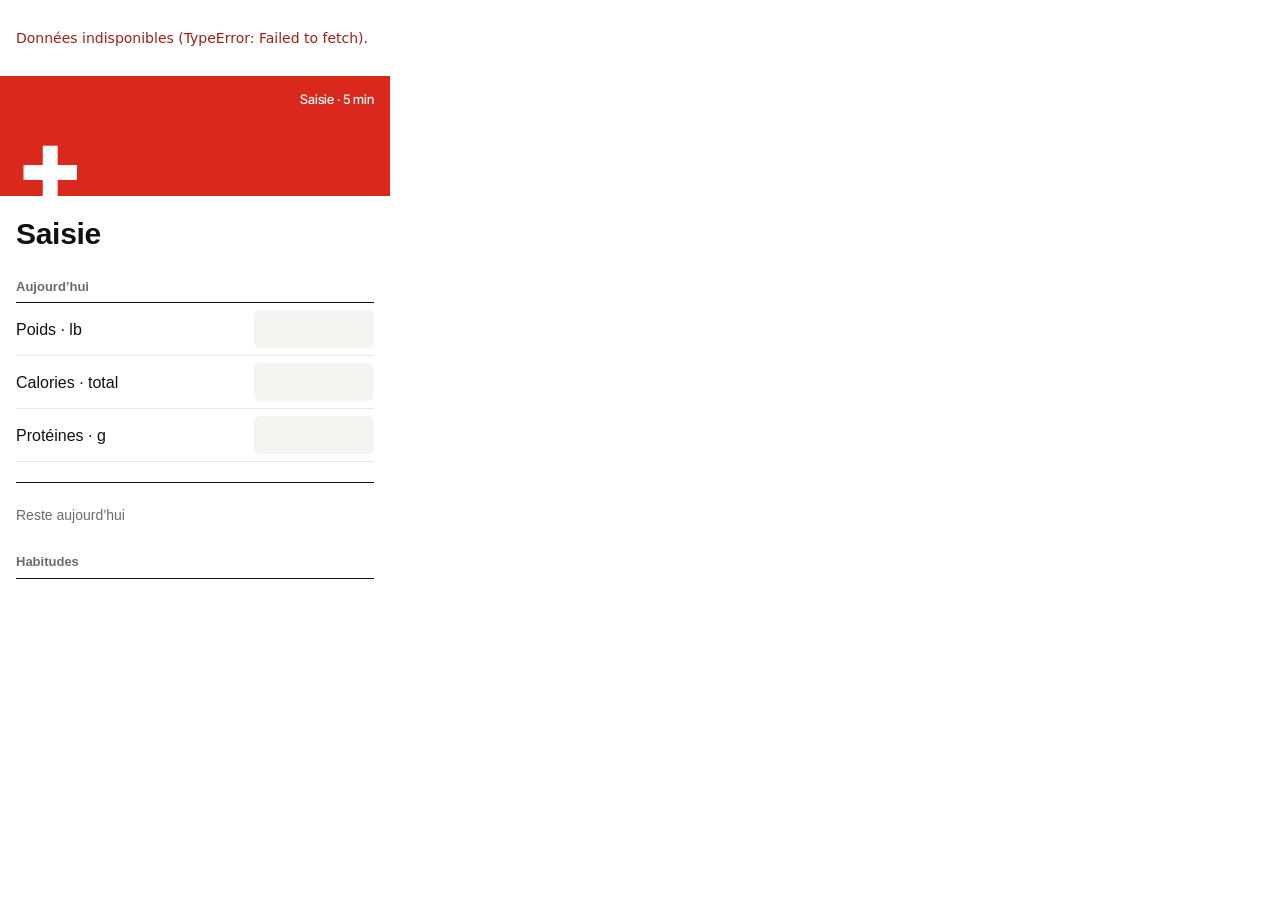
<file: saisie.html>
<!doctype html><html lang="fr"><head><meta charset="utf-8"><meta name="viewport" content="width=device-width, initial-scale=1"><title>Saisie</title><link href="https://fonts.googleapis.com/css2?family=Inter+Tight:wght@400;500;600;800&amp;display=swap" rel="stylesheet"><link rel="stylesheet" href="c.css"><script src="lib.js"></script></head><body class="p-saisie">
<div class="ph">
<div class="cv"><em>Saisie · 5 min</em><span>+</span></div>
<div class="pg">
<h1>Saisie</h1>
<div class="sub" id="sub"></div>
<div class="k">Aujourd’hui</div>
<div class="top1">
<div class="f"><label for="sp">Poids · lb</label><input id="sp" type="text" value="" readonly></div>
<div class="f"><label for="sk">Calories · total</label><input id="sk" type="text" value="" readonly></div>
<div class="f"><label for="spr">Protéines · g</label><input id="spr" type="text" value="" readonly></div>
</div>
<div class="tot"><div class="sub">Reste aujourd’hui</div><div style="text-align: right"><b id="reste"></b><br><span id="rbar"></span></div></div>
<div class="k">Habitudes</div>
<div class="top1" id="hab"></div>
</div>
</div>
<script>
__run(function () {
const iso = TODAY.toISOString().slice(0, 10);
const t = rows("journal").find((x) => x.Date && x.Date.start.slice(0, 10) === iso);
set("sub", JOURS[TODAY.getDay()].replace(".", "") + " " + TODAY.getDate() + " " + MOISL[TODAY.getMonth()] + (t && t.Bloc ? " · " + esc(t.Bloc) : ""));
$("sp").value = t && num(t["Poids (lb)"]) !== null ? fmt(t["Poids (lb)"], 1) : "—";
$("sk").value = t && num(t.kcal) !== null ? fmt(t.kcal) : "—";
$("spr").value = t && num(t["Protéines (g)"]) !== null ? fmt(t["Protéines (g)"]) : "—";
const k = t ? n0(t.kcal) : 0, p = t ? n0(t["Protéines (g)"]) : 0;
set("reste", fmt(Math.max(0, 2900 - k)) + " kcal · " + fmt(Math.max(0, 140 - p)) + " g");
set("rbar", bar(k / 2900) + " " + pct(k / 2900));
const H = ["Gym", "140 g de protéines", "30 min d'étude IFR", "Aucune dépense impulsive", "Couché avant 23 h"];
set("hab", H.map((h) => { const on = !!(t && t[h]); return `<label class="chk"><input type="checkbox" disabled${on ? " checked" : ""}><span${on ? ' class="done"' : ""}>${esc(h.replace("'", "’"))}</span></label>`; }).join(""));
});
</script>

</body></html>
</file>
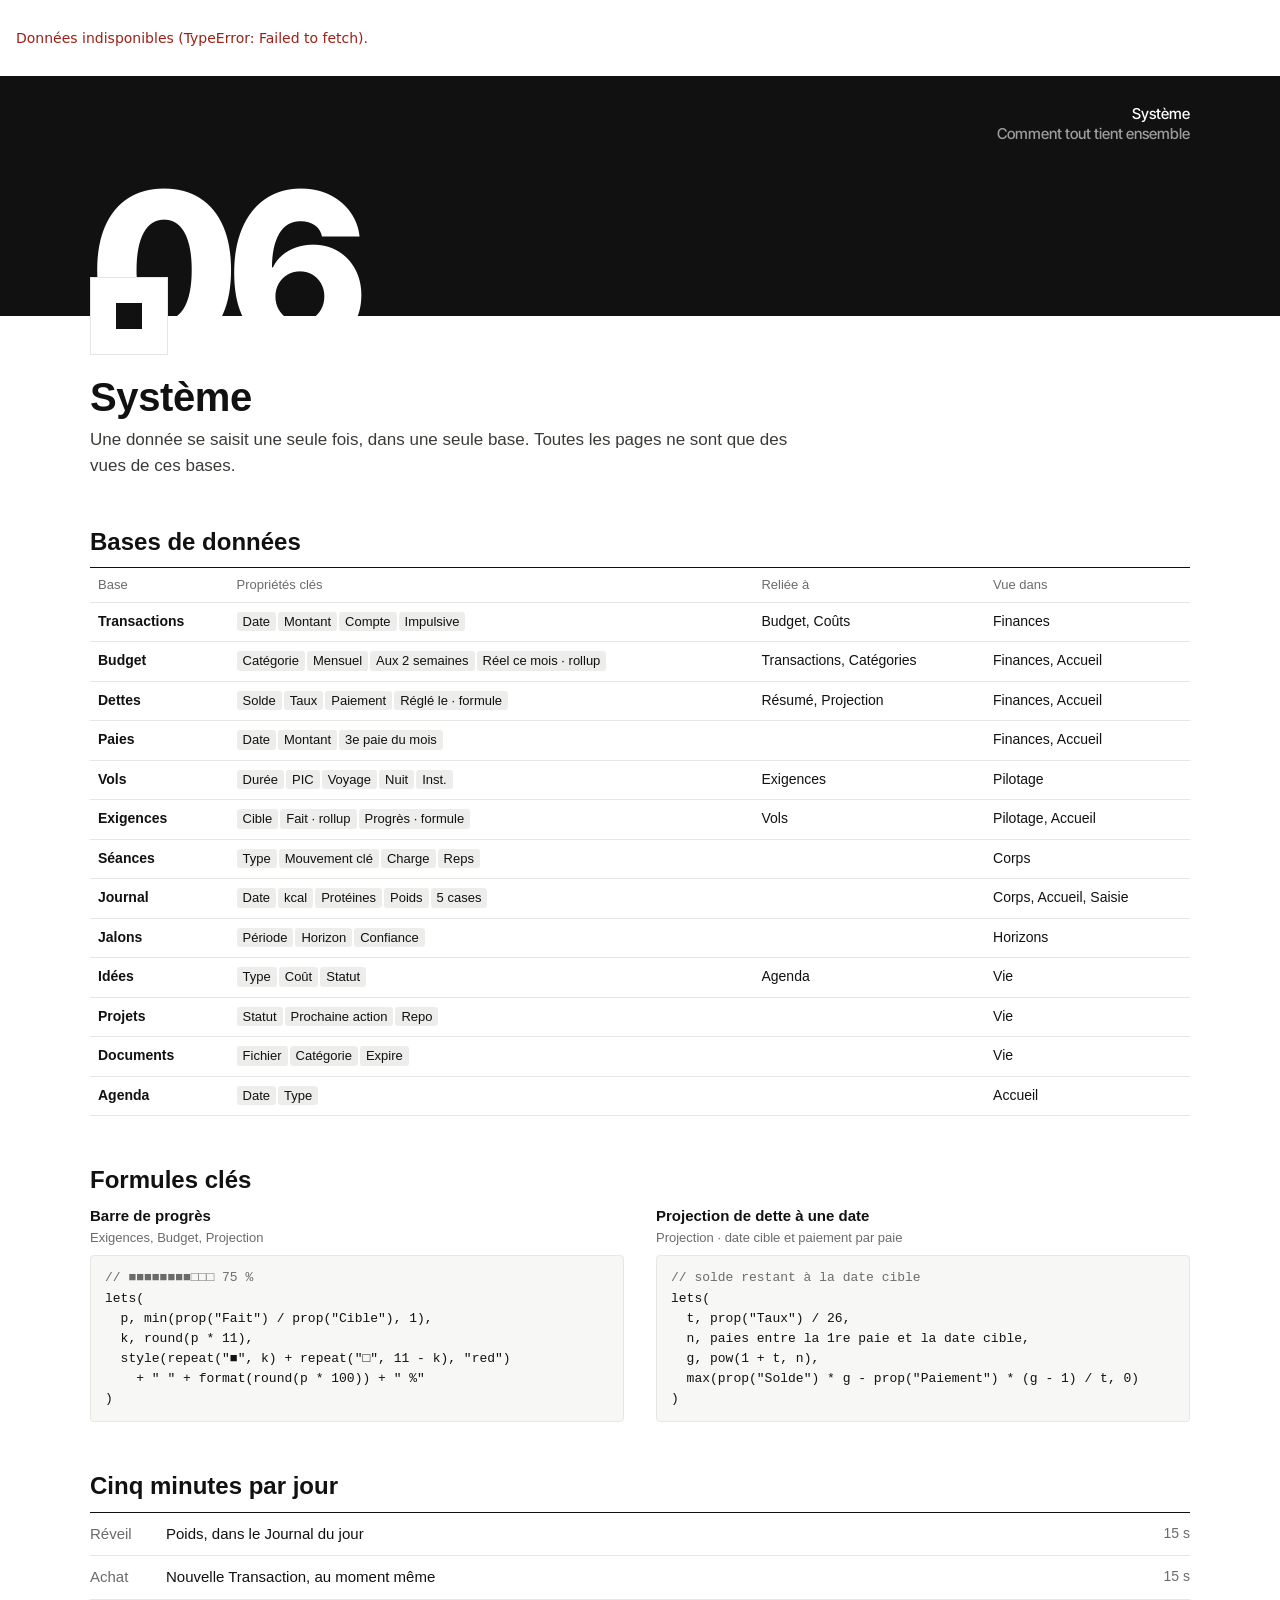
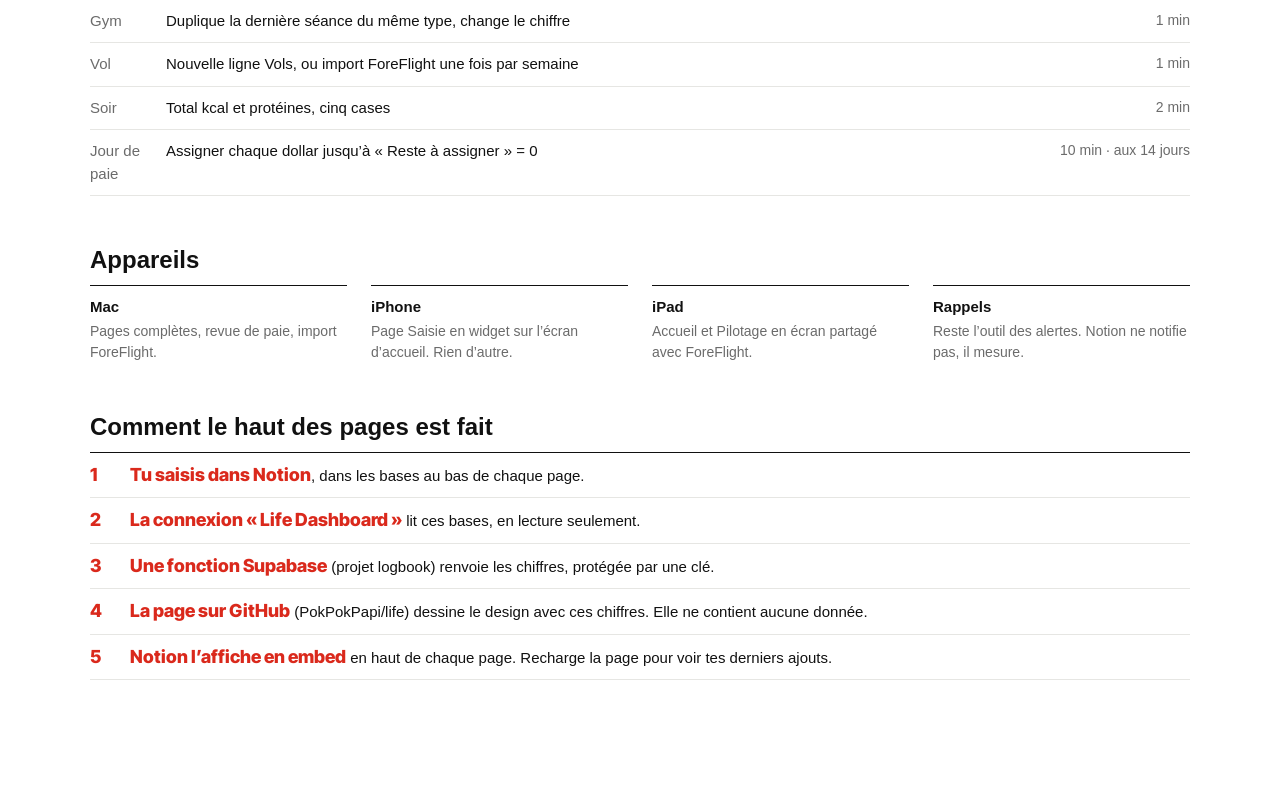
<file: systeme.html>
<!doctype html><html lang="fr"><head><meta charset="utf-8"><meta name="viewport" content="width=device-width, initial-scale=1"><title>Système</title><link href="https://fonts.googleapis.com/css2?family=Inter+Tight:wght@400;500;600;800&amp;display=swap" rel="stylesheet"><link rel="stylesheet" href="c.css"><script src="lib.js"></script></head><body class="p-systeme">
<div class="nt">
<main class="main">
<div class="cover">
<div class="lab">Système<br><span style="color: #9C9C9C">Comment tout tient ensemble</span></div>
<div class="big">06</div>
</div>
<div class="page">
<div class="icon"><i></i></div>
<h1 class="t">Système</h1>
<p class="lead">Une donnée se saisit une seule fois, dans une seule base. Toutes les pages ne sont que des vues de ces bases.</p>
<h2>Bases de données</h2>
<div class="scroll">
<table class="tb">
<thead><tr><th>Base</th><th>Propriétés clés</th><th>Reliée à</th><th>Vue dans</th></tr></thead>
<tbody>
<tr><td><b>Transactions</b></td><td><span class="tag">Date</span><span class="tag">Montant</span><span class="tag">Compte</span><span class="tag">Impulsive</span></td><td>Budget, Coûts</td><td>Finances</td></tr>
<tr><td><b>Budget</b></td><td><span class="tag">Catégorie</span><span class="tag">Mensuel</span><span class="tag">Aux 2 semaines</span><span class="tag">Réel ce mois · rollup</span></td><td>Transactions, Catégories</td><td>Finances, Accueil</td></tr>
<tr><td><b>Dettes</b></td><td><span class="tag">Solde</span><span class="tag">Taux</span><span class="tag">Paiement</span><span class="tag">Réglé le · formule</span></td><td>Résumé, Projection</td><td>Finances, Accueil</td></tr>
<tr><td><b>Paies</b></td><td><span class="tag">Date</span><span class="tag">Montant</span><span class="tag">3e paie du mois</span></td><td></td><td>Finances, Accueil</td></tr>
<tr><td><b>Vols</b></td><td><span class="tag">Durée</span><span class="tag">PIC</span><span class="tag">Voyage</span><span class="tag">Nuit</span><span class="tag">Inst.</span></td><td>Exigences</td><td>Pilotage</td></tr>
<tr><td><b>Exigences</b></td><td><span class="tag">Cible</span><span class="tag">Fait · rollup</span><span class="tag">Progrès · formule</span></td><td>Vols</td><td>Pilotage, Accueil</td></tr>
<tr><td><b>Séances</b></td><td><span class="tag">Type</span><span class="tag">Mouvement clé</span><span class="tag">Charge</span><span class="tag">Reps</span></td><td></td><td>Corps</td></tr>
<tr><td><b>Journal</b></td><td><span class="tag">Date</span><span class="tag">kcal</span><span class="tag">Protéines</span><span class="tag">Poids</span><span class="tag">5 cases</span></td><td></td><td>Corps, Accueil, Saisie</td></tr>
<tr><td><b>Jalons</b></td><td><span class="tag">Période</span><span class="tag">Horizon</span><span class="tag">Confiance</span></td><td></td><td>Horizons</td></tr>
<tr><td><b>Idées</b></td><td><span class="tag">Type</span><span class="tag">Coût</span><span class="tag">Statut</span></td><td>Agenda</td><td>Vie</td></tr>
<tr><td><b>Projets</b></td><td><span class="tag">Statut</span><span class="tag">Prochaine action</span><span class="tag">Repo</span></td><td></td><td>Vie</td></tr>
<tr><td><b>Documents</b></td><td><span class="tag">Fichier</span><span class="tag">Catégorie</span><span class="tag">Expire</span></td><td></td><td>Vie</td></tr>
<tr><td><b>Agenda</b></td><td><span class="tag">Date</span><span class="tag">Type</span></td><td></td><td>Accueil</td></tr>
</tbody>
</table>
</div>
<h2>Formules clés</h2>
<div class="cols" style="grid-template-columns: repeat(auto-fit, minmax(320px, 1fr)); gap: 32px">
<div>
<div style="font-weight: 600">Barre de progrès</div>
<div class="hint">Exigences, Budget, Projection</div>
<div class="code"><span class="c">// ■■■■■■■■□□□ 75 %</span>
lets(
  p, min(prop("Fait") / prop("Cible"), 1),
  k, round(p * 11),
  style(repeat("■", k) + repeat("□", 11 - k), "red")
    + " " + format(round(p * 100)) + " %"
)</div>
</div>
<div>
<div style="font-weight: 600">Projection de dette à une date</div>
<div class="hint">Projection · date cible et paiement par paie</div>
<div class="code"><span class="c">// solde restant à la date cible</span>
lets(
  t, prop("Taux") / 26,
  n, paies entre la 1re paie et la date cible,
  g, pow(1 + t, n),
  max(prop("Solde") * g - prop("Paiement") * (g - 1) / t, 0)
)</div>
</div>
</div>
<h2>Cinq minutes par jour</h2>
<ol class="steps">
<li><span>Réveil</span><div>Poids, dans le Journal du jour</div><em>15 s</em></li>
<li><span>Achat</span><div>Nouvelle Transaction, au moment même</div><em>15 s</em></li>
<li><span>Gym</span><div>Duplique la dernière séance du même type, change le chiffre</div><em>1 min</em></li>
<li><span>Vol</span><div>Nouvelle ligne Vols, ou import ForeFlight une fois par semaine</div><em>1 min</em></li>
<li><span>Soir</span><div>Total kcal et protéines, cinq cases</div><em>2 min</em></li>
<li><span>Jour de paie</span><div>Assigner chaque dollar jusqu’à « Reste à assigner » = 0</div><em>10 min · aux 14 jours</em></li>
</ol>
<h2>Appareils</h2>
<div class="cols">
<div class="dev"><div class="nm">Mac</div><div class="ln">Pages complètes, revue de paie, import ForeFlight.</div></div>
<div class="dev"><div class="nm">iPhone</div><div class="ln">Page Saisie en widget sur l’écran d’accueil. Rien d’autre.</div></div>
<div class="dev"><div class="nm">iPad</div><div class="ln">Accueil et Pilotage en écran partagé avec ForeFlight.</div></div>
<div class="dev"><div class="nm">Rappels</div><div class="ln">Reste l’outil des alertes. Notion ne notifie pas, il mesure.</div></div>
</div>
<h2>Comment le haut des pages est fait</h2>
<ol class="ord">
<li><b>1</b><div><b>Tu saisis dans Notion</b>, dans les bases au bas de chaque page.</div></li>
<li><b>2</b><div><b>La connexion « Life Dashboard »</b> lit ces bases, en lecture seulement.</div></li>
<li><b>3</b><div><b>Une fonction Supabase</b> (projet logbook) renvoie les chiffres, protégée par une clé.</div></li>
<li><b>4</b><div><b>La page sur GitHub</b> (PokPokPapi/life) dessine le design avec ces chiffres. Elle ne contient aucune donnée.</div></li>
<li><b>5</b><div><b>Notion l’affiche en embed</b> en haut de chaque page. Recharge la page pour voir tes derniers ajouts.</div></li>
</ol>
</div>
</main>
</div>
<script>__run(function () {});</script>

</body></html>
</file>
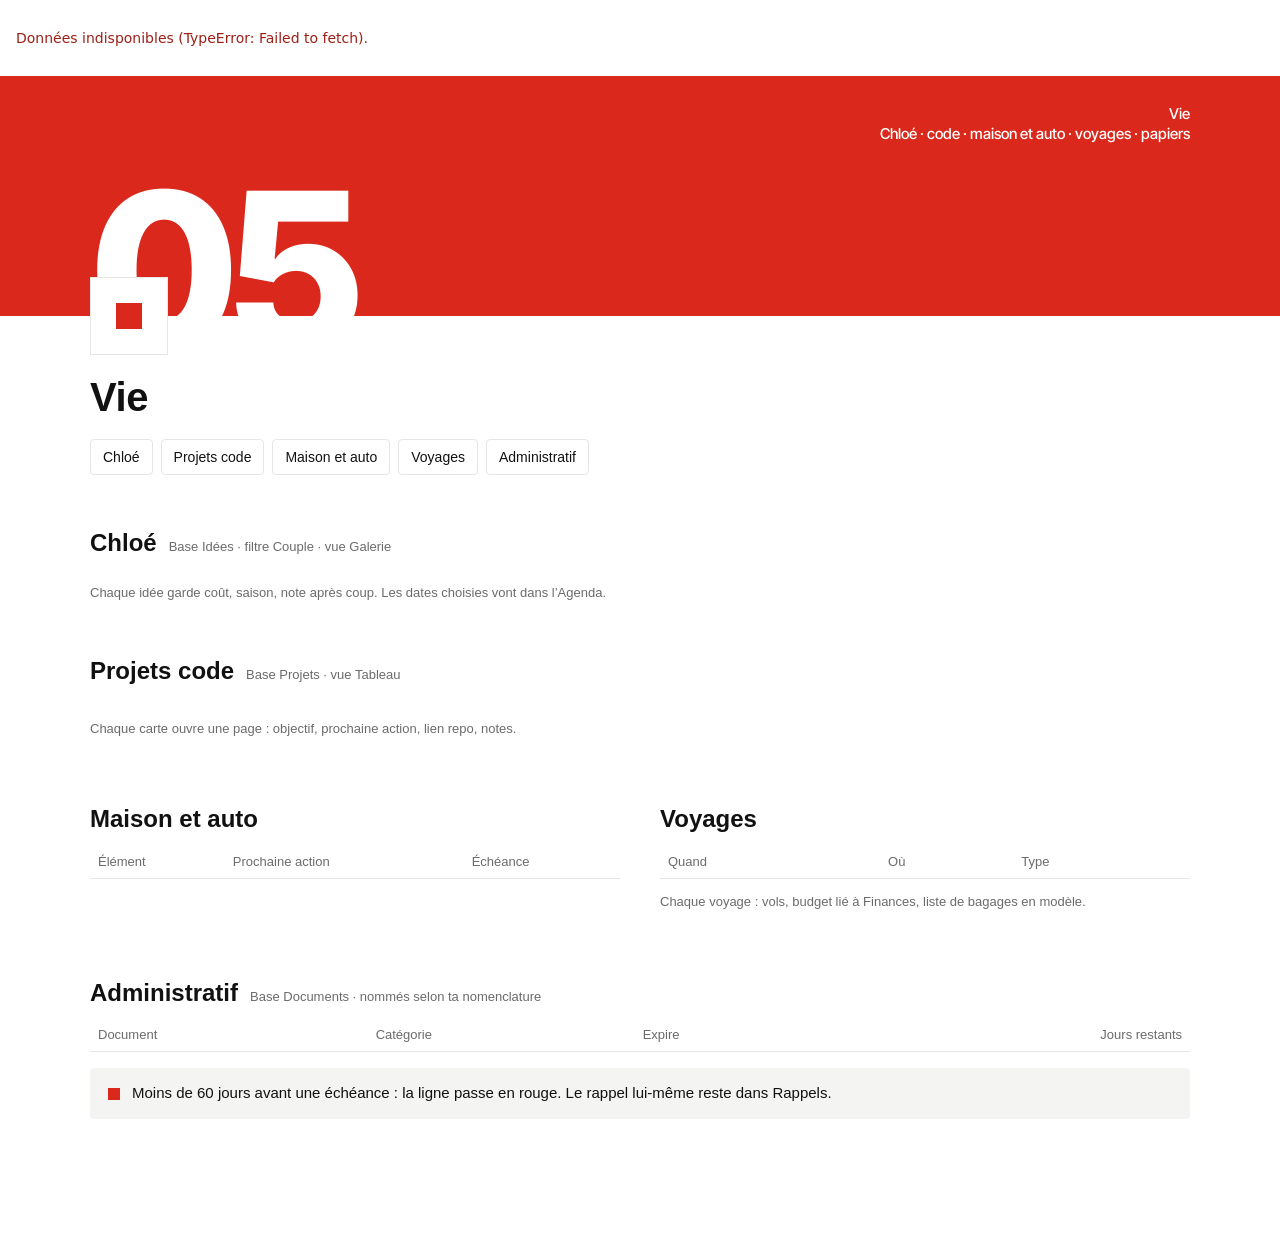
<file: vie.html>
<!doctype html><html lang="fr"><head><meta charset="utf-8"><meta name="viewport" content="width=device-width, initial-scale=1"><title>Vie</title><link href="https://fonts.googleapis.com/css2?family=Inter+Tight:wght@400;500;600;800&amp;display=swap" rel="stylesheet"><link rel="stylesheet" href="c.css"><script src="lib.js"></script></head><body class="p-vie">
<div class="nt">
<main class="main">
<div class="cover">
<div class="lab">Vie<br>Chloé · code · maison et auto · voyages · papiers</div>
<div class="big">05</div>
</div>
<div class="page">
<div class="icon"><i></i></div>
<h1 class="t">Vie</h1>
<nav class="jump" aria-label="Sections">
<a href="#couple">Chloé</a><a href="#code">Projets code</a><a href="#maison">Maison et auto</a><a href="#voyages">Voyages</a><a href="#admin">Administratif</a>
</nav>
<h2 id="couple">Chloé <small>Base Idées · filtre Couple · vue Galerie</small></h2>
<div class="hint" id="coupleHint"></div>
<div class="gal" id="idees"></div>
<p class="hint">Chaque idée garde coût, saison, note après coup. Les dates choisies vont dans l’Agenda.</p>
<h2 id="code">Projets code <small>Base Projets · vue Tableau</small></h2>
<div class="scroll"><div class="board" id="projets"></div></div>
<p class="hint">Chaque carte ouvre une page : objectif, prochaine action, lien repo, notes.</p>
<div class="cols" style="grid-template-columns: repeat(auto-fit, minmax(300px, 1fr)); gap: 40px">
<section>
<h2 id="maison">Maison et auto</h2>
<div class="scroll">
<table class="tb" style="min-width: 320px">
<thead><tr><th>Élément</th><th>Prochaine action</th><th>Échéance</th></tr></thead>
<tbody id="maisonT"></tbody>
</table>
</div>
</section>
<section>
<h2 id="voyages">Voyages</h2>
<div class="scroll">
<table class="tb" style="min-width: 320px">
<thead><tr><th>Quand</th><th>Où</th><th>Type</th></tr></thead>
<tbody id="voyagesT"></tbody>
</table>
</div>
<p class="hint">Chaque voyage : vols, budget lié à Finances, liste de bagages en modèle.</p>
</section>
</div>
<h2 id="admin">Administratif <small>Base Documents · nommés selon ta nomenclature</small></h2>
<div class="scroll">
<table class="tb">
<thead><tr><th>Document</th><th>Catégorie</th><th>Expire</th><th class="r">Jours restants</th></tr></thead>
<tbody id="docs"></tbody>
</table>
</div>
<div class="co" style="margin-top: 16px"><span class="m"></span><div>Moins de 60 jours avant une échéance : la ligne passe en rouge. Le rappel lui-même reste dans Rappels.</div></div>
</div>
</main>
</div>
<script>
__run(function () {
const ide = rows("idees").filter((i) => !i.Type || i.Type === "Couple").sort((a, b) => (a.Statut === "Fait") - (b.Statut === "Fait"));
const todo = ide.filter((i) => i.Statut !== "Fait").length;
set("coupleHint", `${todo} idée${todo > 1 ? "s" : ""} à faire · ${ide.length - todo} faite${ide.length - todo > 1 ? "s" : ""}`);
set("idees", ide.map((i, k) => `<div class="idea"><div class="cv${k === 0 ? " ink" : ""}"><i></i></div><div class="bd"><b>${esc(i["Idée"])}</b><div class="ln">${esc(i["Détail"])}</div><div style="margin-top: 6px">${tag(i.Statut, i.Statut === "Fait" ? "" : "red")} ${(i["Étiquettes"] || []).map((t) => tag(t)).join(" ")}${num(i["Coût estimé"]) !== null ? " " + tag(cad(i["Coût estimé"])) : ""}${i["Date prévue"] ? " " + tag(dShort(i["Date prévue"]), "ink") : ""}</div></div></div>`).join(""));
const pr = rows("projets");
const cols = ["Idée", "En cours", "En pause", "Livré"];
set("projets", cols.map((c) => {
const its = pr.filter((p) => p.Statut === c);
return `<div class="bc"><div class="h"><span>${c}</span><span>${its.length}</span></div>${its.map((p) => `<div class="it"><b>${esc(p.Projet)}</b><div class="ln">${esc(p.Description)}${p["Prochaine action"] ? " · " + esc(p["Prochaine action"]) : ""}</div></div>`).join("")}</div>`;
}).join(""));
const ms = rows("maison").sort((a, b) => (dt(a["Échéance"]) || 9e15) - (dt(b["Échéance"]) || 9e15));
set("maisonT", ms.map((m) => `<tr><td><b>${esc(m["Élément"])}</b></td><td>${esc(m.Action)}</td><td>${m["Échéance"] ? (days(m["Échéance"]) < 30 ? `<span class="tag red">${dLong(m["Échéance"])}</span>` : dLong(m["Échéance"])) : m.Statut === "À planifier" || /saisir/.test(m.Note || "") ? tag(m.Statut === "À planifier" ? "à planifier" : "à saisir") : esc(m.Statut)}</td></tr>`).join(""));
const vs = rows("voyages").sort((a, b) => (dt(a.Quand) || 9e15) - (dt(b.Quand) || 9e15));
const q = (v) => { const s = dt(v.Quand); if (!s) return "—"; const e = v.Quand.end ? dt({ start: v.Quand.end }) : s; const M = (d) => MOISL[d.getMonth()][0].toUpperCase() + MOIS[d.getMonth()].slice(1); return s.getMonth() === e.getMonth() ? M(s) + " " + s.getFullYear() : M(s) + "–" + MOIS[e.getMonth()] + " " + e.getFullYear(); };
set("voyagesT", vs.map((v) => `<tr><td>${q(v)}</td><td>${esc(v.Destination)}</td><td>${v.Statut === "Idée" ? tag(v.Note || "à choisir", "red") : tag(v.Type)}</td></tr>`).join(""));
const ds = rows("documents").sort((a, b) => (dt(a.Expire) || 9e15) - (dt(b.Expire) || 9e15));
set("docs", ds.map((d) => {
const left = d.Expire ? days(d.Expire) : null;
return `<tr><td class="file">${esc(d.Document)}.pdf</td><td>${tag(d["Catégorie"])}</td><td>${d.Expire ? dLong(d.Expire) : /saisir/.test(d.Note || "") ? tag("à saisir") : ""}</td><td class="r"${left !== null && left < 60 ? ' style="color: #DA291C"' : ""}>${left === null ? (/saisir/.test(d.Note || "") ? "—" : "") : fmt(left)}</td></tr>`;
}).join(""));
});
</script>

</body></html>
</file>
<file: c.css>
body{margin:0;background:#fff}
.p-accueil a,.p-finances a,.p-pilotage a,.p-corps a,.p-horizons a,.p-vie a,.p-systeme a{color:#111}
.p-accueil a:hover,.p-finances a:hover,.p-pilotage a:hover,.p-corps a:hover,.p-horizons a:hover,.p-vie a:hover,.p-systeme a:hover{color:#DA291C}
.p-accueil .nt,.p-finances .nt,.p-pilotage .nt,.p-corps .nt,.p-horizons .nt,.p-vie .nt,.p-systeme .nt{--ink:#111111;--grey:#6B6B6B;--rule:#E6E6E3;--soft:#F4F4F2;--side:#F7F7F5;--red:#DA291C;font-family:ui-sans-serif,-apple-system,BlinkMacSystemFont,"Helvetica Neue",Helvetica,Arial,sans-serif;color:var(--ink);background:#fff;display:flex;flex-wrap:wrap;font-size:15px;line-height:1.5;-webkit-font-smoothing:antialiased}
.p-accueil .main,.p-finances .main,.p-pilotage .main,.p-corps .main,.p-horizons .main,.p-vie .main,.p-systeme .main{flex:999 1 560px;min-width:0}
.p-accueil .cover{height:240px;position:relative;overflow:hidden;font-family:"Inter Tight","Helvetica Neue",sans-serif}
.p-accueil .cover .big,.p-finances .cover .big,.p-pilotage .cover .big,.p-corps .cover .big,.p-horizons .cover .big,.p-vie .cover .big,.p-systeme .cover .big{position:absolute;left:clamp(20px,7vw,96px);bottom:-0.2em;font-size:clamp(120px,17vw,230px);font-weight:800;letter-spacing:-.05em;line-height:.82}
.p-accueil .cover .lab,.p-finances .cover .lab,.p-pilotage .cover .lab,.p-corps .cover .lab,.p-horizons .cover .lab,.p-vie .cover .lab,.p-systeme .cover .lab{position:absolute;right:clamp(20px,7vw,96px);top:28px;text-align:right;font-size:15px;font-weight:500;line-height:1.35}
.p-accueil .page,.p-finances .page,.p-pilotage .page,.p-corps .page,.p-horizons .page,.p-vie .page,.p-systeme .page{max-width:1100px;margin:0 auto;padding:0 clamp(20px,6vw,96px) 120px}
.p-accueil .icon,.p-finances .icon,.p-pilotage .icon,.p-corps .icon,.p-horizons .icon,.p-vie .icon,.p-systeme .icon{width:78px;height:78px;margin-top:-39px;background:#fff;border:1px solid var(--rule);display:grid;place-items:center;position:relative;box-sizing:border-box}
.p-accueil .icon i,.p-finances .icon i,.p-pilotage .icon i,.p-corps .icon i,.p-horizons .icon i,.p-vie .icon i{width:26px;height:26px;background:var(--red)}
.p-accueil h1.t,.p-finances h1.t,.p-pilotage h1.t,.p-corps h1.t,.p-horizons h1.t,.p-vie h1.t,.p-systeme h1.t{font-size:40px;font-weight:700;letter-spacing:-.01em;margin:18px 0 6px;line-height:1.2}
.p-accueil .props,.p-finances .props,.p-pilotage .props,.p-corps .props,.p-horizons .props{display:flex;flex-wrap:wrap;gap:6px 22px;font-size:14px;color:var(--grey);margin-bottom:8px}
.p-accueil .props b,.p-finances .props b,.p-pilotage .props b,.p-corps .props b,.p-horizons .props b{font-weight:500;color:var(--ink)}
.p-accueil h2{font-size:24px;font-weight:600;margin:44px 0 10px;line-height:1.3}
.p-accueil h3,.p-finances h3{font-size:17px;font-weight:600;margin:20px 0 6px}
.p-accueil .hint,.p-finances .hint,.p-pilotage .hint,.p-corps .hint,.p-horizons .hint,.p-vie .hint,.p-systeme .hint{font-size:13px;color:var(--grey)}
.p-accueil .co,.p-finances .co,.p-pilotage .co,.p-corps .co,.p-horizons .co,.p-vie .co,.p-systeme .co{background:var(--soft);border-radius:4px;padding:14px 18px;display:flex;gap:12px;align-items:flex-start}
.p-accueil .co .m,.p-finances .co .m,.p-pilotage .co .m,.p-corps .co .m,.p-horizons .co .m,.p-vie .co .m,.p-systeme .co .m{width:12px;height:12px;background:var(--red);margin-top:6px;flex:none}
.p-accueil .cols,.p-finances .cols,.p-pilotage .cols,.p-corps .cols,.p-horizons .cols,.p-vie .cols,.p-systeme .cols{display:grid;grid-template-columns:repeat(auto-fit,minmax(200px,1fr));gap:24px}
.p-accueil .kpi,.p-finances .kpi,.p-pilotage .kpi,.p-corps .kpi,.p-horizons .kpi{border-top:1px solid var(--ink);padding-top:10px}
.p-accueil .kpi .k,.p-finances .kpi .k,.p-pilotage .kpi .k,.p-corps .kpi .k,.p-horizons .kpi .k{font-size:13px;color:var(--grey)}
.p-accueil .kpi .v,.p-finances .kpi .v,.p-pilotage .kpi .v,.p-corps .kpi .v,.p-horizons .kpi .v{font-size:30px;font-weight:700;letter-spacing:-.015em;font-variant-numeric:tabular-nums;line-height:1.2;margin-top:2px}
.p-accueil .kpi .s,.p-finances .kpi .s,.p-pilotage .kpi .s,.p-corps .kpi .s,.p-horizons .kpi .s{font-size:13px;color:var(--grey)}
.p-accueil .bar{font-family:ui-monospace,Menlo,monospace;color:var(--red);font-size:13px;letter-spacing:.5px}
.p-accueil .vh,.p-finances .vh,.p-pilotage .vh,.p-corps .vh,.p-horizons .vh{display:flex;flex-wrap:wrap;gap:2px;border-bottom:1px solid var(--rule);font-size:14px;margin-top:6px}
.p-accueil .vh span,.p-finances .vh span,.p-pilotage .vh span,.p-corps .vh span,.p-horizons .vh span{padding:6px 8px;color:var(--grey)}
.p-accueil .vh span.on,.p-finances .vh span.on,.p-pilotage .vh span.on,.p-corps .vh span.on,.p-horizons .vh span.on{color:var(--ink);box-shadow:inset 0 -2px 0 var(--ink)}
.p-accueil .btn,.p-finances .btn,.p-pilotage .btn,.p-corps .btn,.p-vie .btn{display:inline-flex;align-items:center;gap:6px;font:inherit;font-size:14px;padding:6px 12px;border:1px solid var(--rule);background:#fff;border-radius:4px;color:var(--ink);cursor:pointer;min-height:36px}
.p-accueil .btn:hover,.p-finances .btn:hover,.p-pilotage .btn:hover,.p-corps .btn:hover,.p-vie .btn:hover{background:var(--soft)}
.p-accueil .btn b,.p-finances .btn b,.p-pilotage .btn b,.p-corps .btn b,.p-vie .btn b{color:var(--red);font-weight:600}
.p-accueil .chk{display:flex;align-items:center;gap:10px;padding:7px 0;border-bottom:1px solid var(--rule)}
.p-accueil .chk input,.p-horizons .chk input{width:18px;height:18px;accent-color:#111;margin:0}
.p-accueil .chk .x{margin-left:auto;font-size:13px;color:var(--grey);font-variant-numeric:tabular-nums}
.p-accueil .done,.p-horizons .done,.p-saisie .done{color:var(--grey);text-decoration:line-through}
.p-accueil .gal{display:grid;grid-template-columns:repeat(auto-fill,minmax(230px,1fr));gap:16px;margin-top:12px}
.p-accueil .card{display:block;border:1px solid var(--rule);border-radius:4px;overflow:hidden;text-decoration:none;color:var(--ink);background:#fff}
.p-accueil .card:hover{border-color:#BDBDB8;color:var(--ink)}
.p-accueil .card .cv{height:118px;background:var(--red);position:relative;overflow:hidden;font-family:"Inter Tight",sans-serif;color:#fff}
.p-accueil .card .cv span{position:absolute;left:14px;bottom:-14px;font-size:104px;font-weight:800;letter-spacing:-.05em;line-height:.82}
.p-accueil .card .bd{padding:10px 12px 12px}
.p-accueil .card .nm{font-weight:600}
.p-accueil .card .ln{font-size:13px;color:var(--grey);margin-top:2px}
.p-accueil .card .bar{display:block;margin-top:6px}
.p-accueil .week{display:grid;grid-template-columns:repeat(7,minmax(118px,1fr));border-top:1px solid var(--ink);margin-top:10px}
.p-accueil .week>div{border-right:1px solid var(--rule);border-bottom:1px solid var(--rule);min-height:120px;padding:8px}
.p-accueil .week>div:last-child{border-right:0}
.p-accueil .week .dn{font-size:12px;color:var(--grey);display:flex;justify-content:space-between}
.p-accueil .week .today .dn b{background:var(--red);color:#fff;padding:0 6px;border-radius:3px}
.p-accueil .ev{font-size:12px;line-height:1.35;padding:4px 6px;border-radius:3px;background:#EDEDEB;margin-top:6px}
.p-accueil .ev.red{background:#FBE4E2;color:#9E1F16}
.p-accueil .ev.ink{background:#111;color:#fff}
.p-accueil .scroll,.p-finances .scroll,.p-pilotage .scroll,.p-corps .scroll,.p-horizons .scroll,.p-vie .scroll,.p-systeme .scroll{overflow-x:auto}
.p-finances .cover,.p-pilotage .cover,.p-corps .cover,.p-horizons .cover,.p-vie .cover{height:240px;position:relative;overflow:hidden;font-family:"Inter Tight","Helvetica Neue",sans-serif;background:#DA291C;color:#fff}
.p-finances h2,.p-pilotage h2,.p-corps h2,.p-horizons h2,.p-systeme h2{font-size:24px;font-weight:600;margin:48px 0 10px;line-height:1.3}
.p-finances .bar,.p-pilotage .bar,.p-corps .bar{font-family:ui-monospace,Menlo,monospace;color:var(--red);font-size:13px;letter-spacing:.5px;white-space:nowrap}
.p-finances .btn.on{background:#111;color:#fff;border-color:#111}
.p-finances table.tb,.p-pilotage table.tb{width:100%;border-collapse:collapse;font-size:14px;min-width:680px}
.p-finances .tb th,.p-pilotage .tb th,.p-corps .tb th,.p-vie .tb th,.p-systeme .tb th{font-weight:400;color:var(--grey);text-align:left;padding:7px 8px;border-bottom:1px solid var(--rule);font-size:13px;white-space:nowrap}
.p-finances .tb td,.p-pilotage .tb td,.p-corps .tb td,.p-vie .tb td{padding:7px 8px;border-bottom:1px solid var(--rule);vertical-align:top}
.p-finances .tb .r,.p-pilotage .tb .r,.p-corps .tb .r,.p-vie .tb .r{text-align:right;font-variant-numeric:tabular-nums;white-space:nowrap}
.p-finances .tb tr.g td{background:var(--soft);font-weight:600}
.p-finances .tb tr.t td,.p-pilotage .tb tr.t td{border-top:2px solid var(--ink);border-bottom:2px solid var(--ink);font-weight:700}
.p-finances .tag,.p-pilotage .tag,.p-corps .tag,.p-vie .tag{display:inline-block;padding:0 6px;border-radius:3px;background:#EDEDEB;font-size:13px;white-space:nowrap}
.p-finances .tag.red,.p-pilotage .tag.red,.p-corps .tag.red,.p-vie .tag.red{background:#FBE4E2;color:#9E1F16}
.p-finances .tag.ink,.p-pilotage .tag.ink,.p-vie .tag.ink{background:#111;color:#fff}
.p-finances .pill{display:inline-block;padding:3px 10px;border:1px solid var(--rule);border-radius:4px;font-variant-numeric:tabular-nums;background:#fff}
.p-finances .res{border-top:1px solid var(--ink)}
.p-finances .res div{display:flex;justify-content:space-between;gap:16px;padding:9px 0;border-bottom:1px solid var(--rule);font-variant-numeric:tabular-nums}
.p-finances .res div.big{font-size:22px;font-weight:700;border-bottom:2px solid var(--ink)}
.p-finances .acc{border-top:1px solid var(--ink);padding:10px 0}
.p-finances .acc .nm{font-weight:600}
.p-finances .acc .ln{font-size:13px;color:var(--grey)}
.p-pilotage .board{display:grid;grid-template-columns:repeat(3,minmax(220px,1fr));gap:16px;min-width:700px}
.p-pilotage .bc .h,.p-vie .bc .h{font-size:13px;color:var(--grey);padding:6px 0;border-bottom:1px solid var(--ink);display:flex;justify-content:space-between}
.p-pilotage .it{border:1px solid var(--rule);border-radius:4px;padding:10px 12px;margin-top:8px;background:#fff}
.p-pilotage .it .ln,.p-vie .it .ln{font-size:13px;color:var(--grey)}
.p-pilotage .ph11{display:grid;grid-template-columns:repeat(11,minmax(0,1fr));gap:3px;margin-top:14px}
.p-pilotage .ph11 i{display:block;height:6px;background:var(--rule)}
.p-pilotage .ph11 i.cur{background:var(--red)}
.p-pilotage .phl{display:grid;grid-template-columns:repeat(11,minmax(0,1fr));gap:3px;font-size:11px;color:var(--grey);margin-top:6px;line-height:1.25}
.p-corps h3{font-size:17px;font-weight:600;margin:0 0 6px}
.p-corps table.tb{width:100%;border-collapse:collapse;font-size:14px;min-width:520px}
.p-corps .tb .c{text-align:center}
.p-corps .sess{border-top:1px solid var(--ink);padding-top:10px}
.p-corps .sess ol{list-style:none;margin:8px 0 0;padding:0}
.p-corps .sess li{display:flex;justify-content:space-between;gap:12px;padding:7px 0;border-bottom:1px solid var(--rule);font-size:14px}
.p-corps .sess li span{color:var(--grey);font-variant-numeric:tabular-nums;white-space:nowrap}
.p-corps .hb td.c{font-family:ui-monospace,Menlo,monospace;font-size:15px}
.p-corps .on1{color:#111}
.p-corps .off1{color:#C9C9C4}
.p-horizons .tl{min-width:860px;border-top:1px solid var(--ink);margin-top:10px}
.p-horizons .tl .ax,.p-horizons .tl .row{display:grid;grid-template-columns:200px 1fr;gap:12px;align-items:center}
.p-horizons .tl .ax{font-size:12px;color:var(--grey);padding:6px 0;border-bottom:1px solid var(--rule)}
.p-horizons .tl .ax .yrs{display:grid;grid-template-columns:repeat(11,minmax(0,1fr))}
.p-horizons .tl .row{padding:7px 0;border-bottom:1px solid var(--rule);font-size:14px}
.p-horizons .tl .row .lb span{display:block;font-size:12px;color:var(--grey)}
.p-horizons .track{position:relative;height:14px;background:var(--soft)}
.p-horizons .track i{position:absolute;top:0;bottom:0;background:#111}
.p-horizons .track i.red{background:#DA291C}
.p-horizons .track b{position:absolute;top:-3px;width:2px;height:20px;background:#DA291C}
.p-horizons .chk{display:flex;align-items:center;gap:10px;padding:8px 0;border-bottom:1px solid var(--rule)}
.p-horizons .chk .x{margin-left:auto;font-size:13px;color:var(--grey)}
.p-horizons .emb{border:1px solid var(--rule);border-radius:4px;overflow:hidden;margin-top:12px}
.p-horizons .emb .bar{display:flex;justify-content:space-between;padding:8px 12px;font-size:13px;color:var(--grey);border-bottom:1px solid var(--rule);background:var(--side)}
.p-horizons .sim{padding:22px 24px;font-family:"Inter Tight","Helvetica Neue",sans-serif}
.p-horizons .sim .ph{display:flex;align-items:center;gap:10px;font-size:14px;color:var(--grey)}
.p-horizons .sim .ph b{width:12px;height:12px;background:#DA291C}
.p-horizons .sim .n{font-size:110px;font-weight:800;letter-spacing:-.05em;line-height:.85;color:#DA291C;margin-top:10px}
.p-horizons .sim .ti{font-size:26px;font-weight:800;letter-spacing:-.02em;line-height:1.1;margin-top:12px}
.p-horizons .sim .seg{display:grid;grid-template-columns:repeat(11,minmax(0,1fr));gap:3px;margin-top:16px}
.p-horizons .sim .seg i{height:4px;background:#E3E3E3}
.p-horizons .sim .seg i.on{background:#111}
.p-horizons .sim .seg i.cur{background:#DA291C}
.p-vie h2{font-size:24px;font-weight:600;margin:52px 0 10px;line-height:1.3;display:flex;align-items:baseline;gap:12px}
.p-vie h2 small{font-size:13px;font-weight:400;color:var(--grey)}
.p-vie .jump{display:flex;flex-wrap:wrap;gap:8px;margin-top:18px}
.p-vie .jump a{font-size:14px;padding:6px 12px;border:1px solid var(--rule);border-radius:4px;text-decoration:none;color:#111;min-height:36px;box-sizing:border-box;display:inline-flex;align-items:center}
.p-vie .jump a:hover{background:var(--soft)}
.p-vie .gal{display:grid;grid-template-columns:repeat(auto-fill,minmax(220px,1fr));gap:14px;margin-top:12px}
.p-vie .idea{border:1px solid var(--rule);border-radius:4px;overflow:hidden}
.p-vie .idea .cv{height:84px;background:var(--soft);position:relative}
.p-vie .idea .cv i{position:absolute;left:12px;bottom:12px;width:14px;height:14px;background:#DA291C}
.p-vie .idea .cv.ink{background:#111}
.p-vie .idea .bd{padding:10px 12px 12px}
.p-vie .idea .ln{font-size:13px;color:var(--grey);margin-top:2px}
.p-vie .board{display:grid;grid-template-columns:repeat(4,minmax(200px,1fr));gap:14px;min-width:840px;margin-top:10px}
.p-vie .it{border:1px solid var(--rule);border-radius:4px;padding:10px 12px;margin-top:8px}
.p-vie table.tb{width:100%;border-collapse:collapse;font-size:14px;min-width:560px}
.p-vie .file{font-family:ui-monospace,Menlo,monospace;font-size:13px}
.p-systeme .cover{height:240px;position:relative;overflow:hidden;font-family:"Inter Tight","Helvetica Neue",sans-serif;background:#111111;color:#fff}
.p-systeme .icon i{width:26px;height:26px;background:#111}
.p-systeme .lead{font-size:17px;color:#3A3A37;max-width:720px;margin:6px 0 0}
.p-systeme table.tb{width:100%;border-collapse:collapse;font-size:14px;min-width:720px;border-top:1px solid var(--ink)}
.p-systeme .tb td{padding:8px;border-bottom:1px solid var(--rule);vertical-align:top}
.p-systeme .tag{display:inline-block;padding:0 6px;border-radius:3px;background:#EDEDEB;font-size:13px;white-space:nowrap;margin:0 2px 2px 0}
.p-systeme .code{background:#F7F7F5;border:1px solid var(--rule);border-radius:4px;padding:12px 14px;font-family:ui-monospace,Menlo,monospace;font-size:13px;line-height:1.55;white-space:pre-wrap;overflow-x:auto;margin:8px 0 0}
.p-systeme .code .c{color:#6B6B6B}
.p-systeme .steps{list-style:none;margin:0;padding:0;border-top:1px solid var(--ink)}
.p-systeme .steps li{display:grid;grid-template-columns:64px 1fr auto;gap:12px;padding:10px 0;border-bottom:1px solid var(--rule)}
.p-systeme .steps li span{color:var(--grey);font-variant-numeric:tabular-nums}
.p-systeme .steps li em{font-style:normal;color:var(--grey);font-size:14px;white-space:nowrap}
.p-systeme .dev{border-top:1px solid var(--ink);padding-top:10px}
.p-systeme .dev .nm{font-weight:600}
.p-systeme .dev .ln{font-size:14px;color:var(--grey);margin-top:2px}
.p-systeme .ord{list-style:none;margin:0;padding:0;border-top:1px solid var(--ink)}
.p-systeme .ord li{display:grid;grid-template-columns:40px 1fr;padding:10px 0;border-bottom:1px solid var(--rule)}
.p-systeme .ord li b{font-family:"Inter Tight",sans-serif;font-weight:800;color:#DA291C;font-size:18px;line-height:1.3}
.p-saisie .ph{--ink:#111111;--grey:#6B6B6B;--rule:#E6E6E3;--soft:#F4F4F2;--red:#DA291C;max-width:390px;box-sizing:border-box;background:#fff;color:var(--ink);font-family:ui-sans-serif,-apple-system,BlinkMacSystemFont,"Helvetica Neue",Helvetica,Arial,sans-serif;font-size:16px;line-height:1.45;-webkit-font-smoothing:antialiased;padding-bottom:24px}
.p-saisie .bar{display:flex;justify-content:space-between;align-items:center;height:52px;padding:0 16px;color:var(--grey);font-size:15px;border-bottom:1px solid var(--rule)}
.p-saisie .cv{height:120px;background:#DA291C;position:relative;overflow:hidden;font-family:"Inter Tight",sans-serif;color:#fff}
.p-saisie .cv span{position:absolute;left:16px;bottom:-12px;font-size:104px;font-weight:800;letter-spacing:-.05em;line-height:.82}
.p-saisie .cv em{position:absolute;right:16px;top:14px;font-style:normal;font-size:13px;font-weight:500}
.p-saisie .pg{padding:0 16px}
.p-saisie h1{font-size:30px;font-weight:700;margin:16px 0 2px;letter-spacing:-.01em}
.p-saisie .sub{font-size:14px;color:var(--grey)}
.p-saisie .k{font-size:13px;color:var(--grey);margin:22px 0 6px;font-weight:600}
.p-saisie .grid{display:grid;grid-template-columns:repeat(2,minmax(0,1fr));gap:8px}
.p-saisie .btn{display:flex;align-items:center;gap:8px;font:inherit;font-size:16px;font-weight:500;padding:0 14px;height:52px;border:1px solid var(--rule);background:#fff;border-radius:6px;color:var(--ink);cursor:pointer}
.p-saisie .btn b{color:var(--red);font-weight:600;font-size:18px}
.p-saisie .f{display:grid;grid-template-columns:1fr 120px;align-items:center;border-bottom:1px solid var(--rule);min-height:52px}
.p-saisie .f label{font-size:16px}
.p-saisie .f input{font:inherit;font-variant-numeric:tabular-nums;text-align:right;border:0;background:var(--soft);border-radius:6px;height:38px;padding:0 10px;color:var(--ink);width:100%;box-sizing:border-box}
.p-saisie .chk{display:flex;align-items:center;gap:12px;min-height:48px;border-bottom:1px solid var(--rule)}
.p-saisie .chk input{width:22px;height:22px;accent-color:#111;margin:0}
.p-saisie .top1{border-top:1px solid var(--ink)}
.p-saisie .tot{display:flex;justify-content:space-between;align-items:baseline;margin-top:20px;padding-top:10px;border-top:1px solid var(--ink)}
.p-saisie .tot b{font-size:26px;font-weight:700;font-variant-numeric:tabular-nums}
.p-saisie .tot span{font-family:ui-monospace,Menlo,monospace;color:var(--red);font-size:13px}
.res{border-top:1px solid #111}.res div{display:flex;justify-content:space-between;gap:16px;padding:9px 0;border-bottom:1px solid #E6E6E3;font-variant-numeric:tabular-nums}.res div.big{font-size:22px;font-weight:700;border-bottom:2px solid #111}.btn.on{background:#111;color:#fff;border-color:#111}.pill{display:inline-block;padding:3px 10px;border:1px solid #E6E6E3;border-radius:4px}a.btn{text-decoration:none}
</file>
